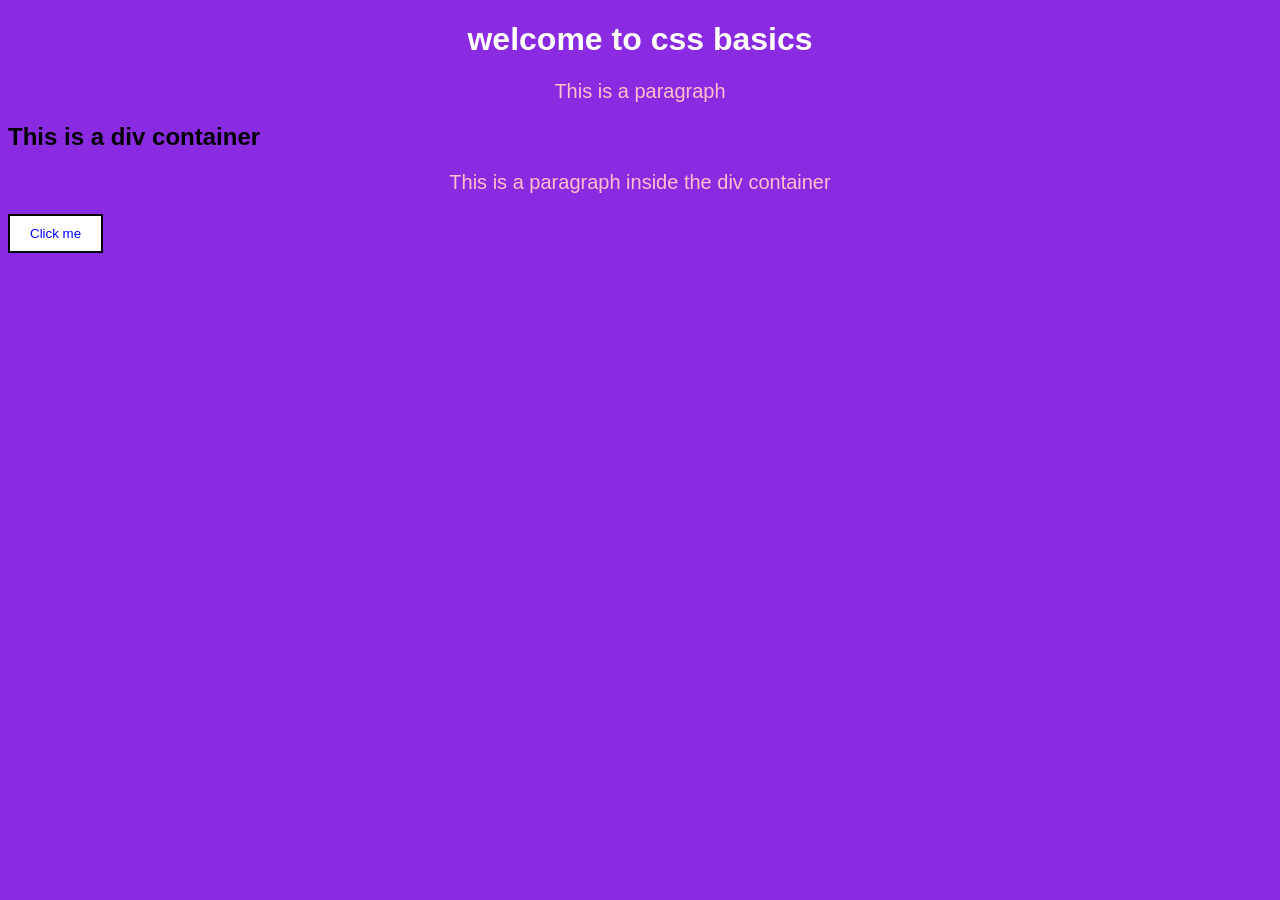
<file: week3/Day3/index.html>
<!DOCTYPE html>
<html lang="en">
<head>
    <meta charset="UTF-8">
    <meta http-equiv="X-UA-Compatible" content="IE=edge">
    <title> css basics</title>
    <link rel="stylesheet" href="style.css">
</head>
<body>
    <h1> welcome to css basics </h1>
    <p> This is a paragraph </p>
    <div class="container">
        <h2> This is a div container </h2>
        <p> This is a paragraph inside the div container </p>
    </div>
    <button> Click me </button>
</body>
</html>
</file>
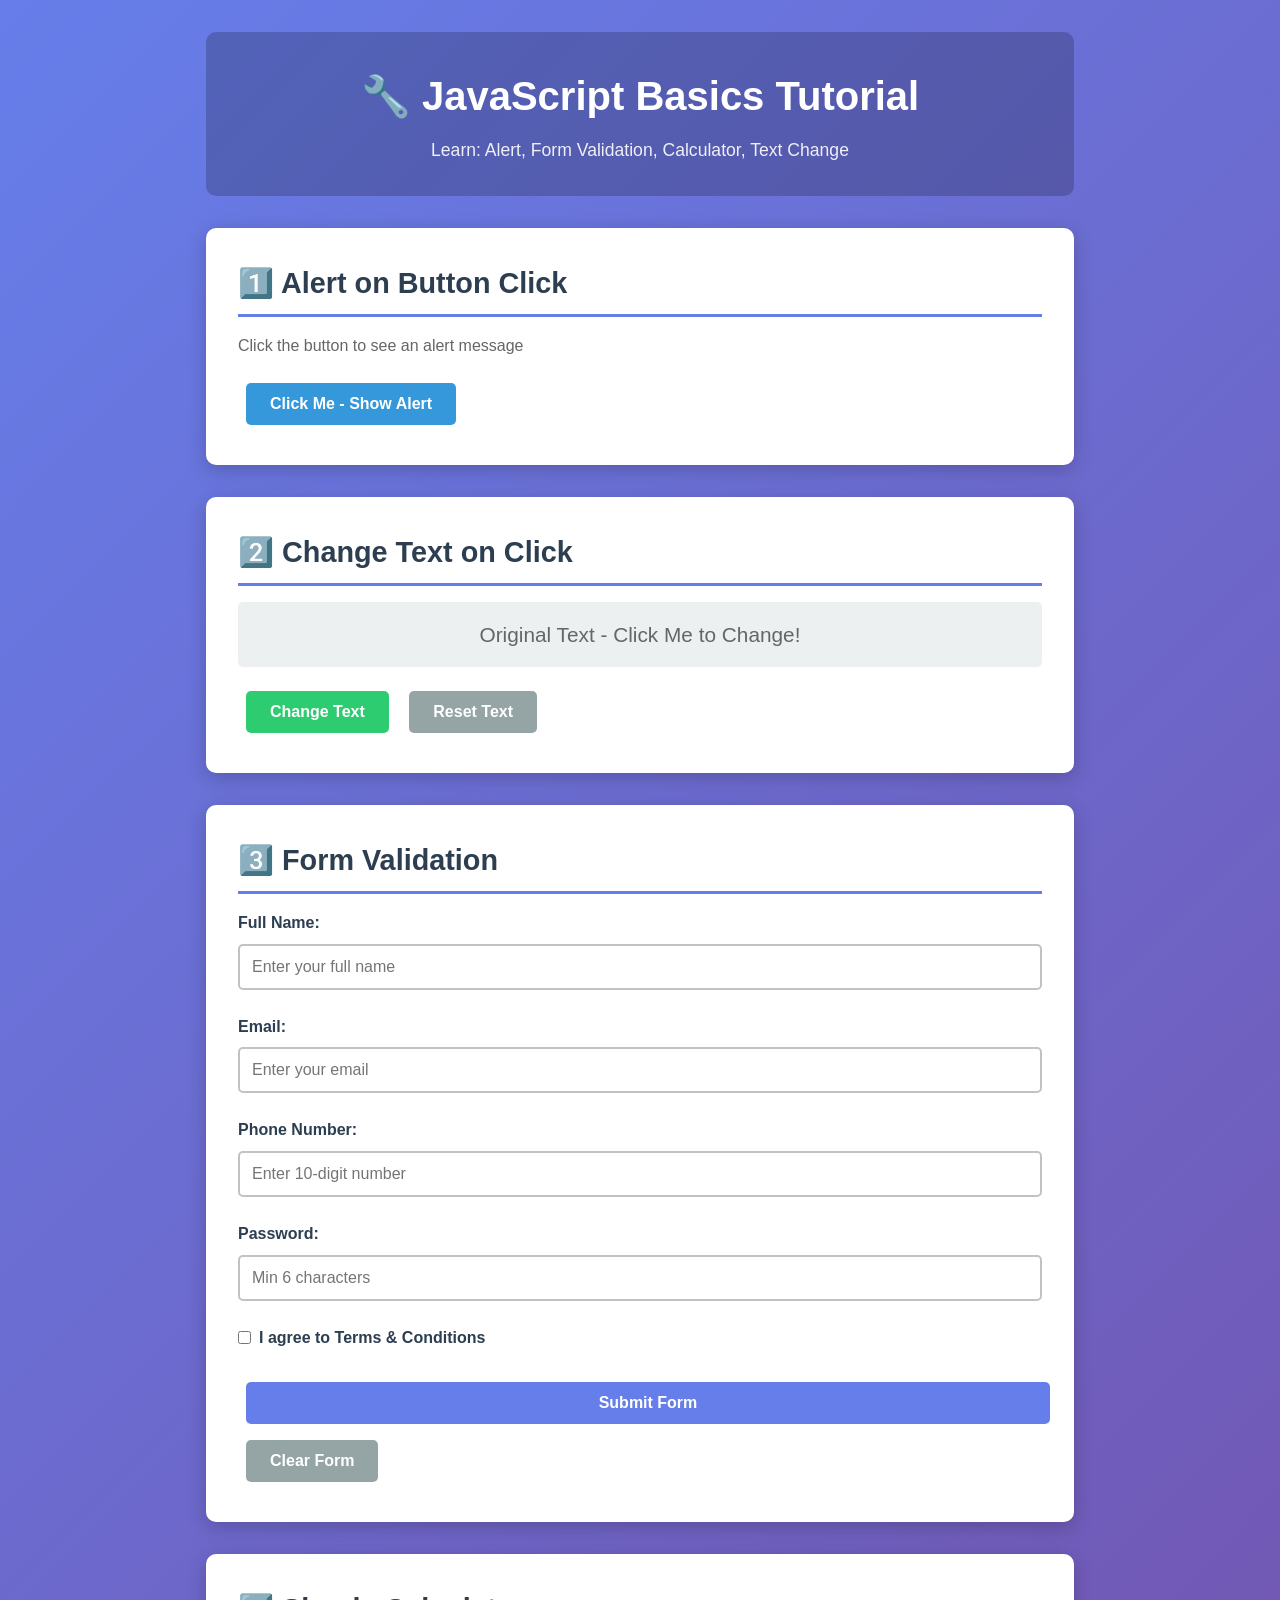
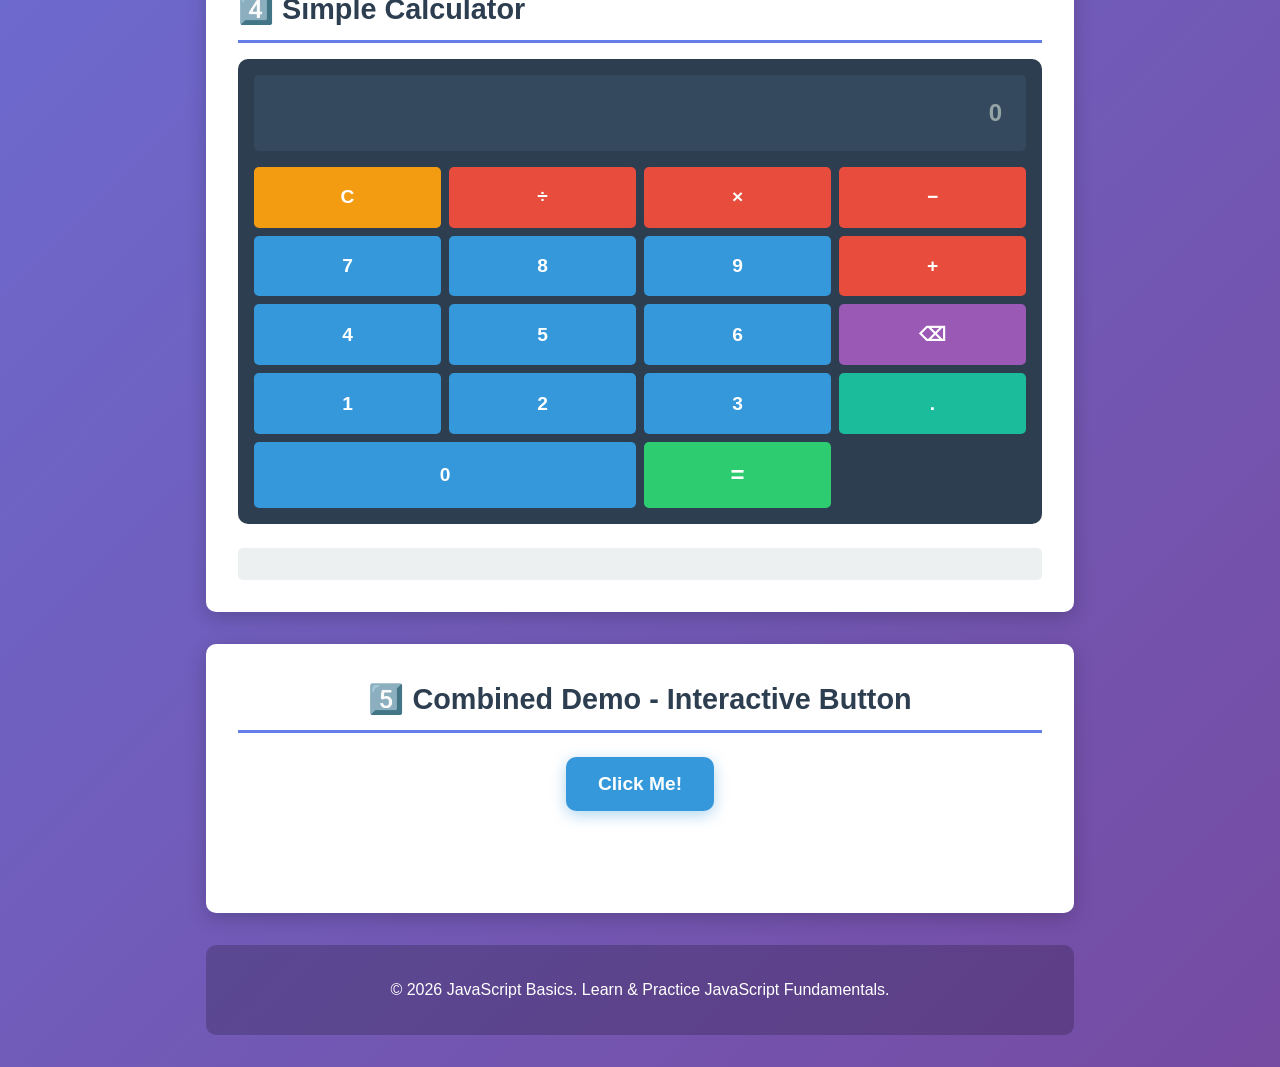
<file: week3/Day6/index.html>
<!DOCTYPE html>
<html lang="en">
<head>
    <meta charset="UTF-8">
    <meta name="viewport" content="width=device-width, initial-scale=1.0">
    <title>JavaScript Basics - Alert, Form Validation, Calculator, Text Change</title>
    <link rel="stylesheet" href="style.css">
</head>
<body>
    <div class="container">
        <!-- Header -->
        <header class="header">
            <h1>🔧 JavaScript Basics Tutorial</h1>
            <p>Learn: Alert, Form Validation, Calculator, Text Change</p>
        </header>

        <!-- Section 1: Alert on Button Click -->
        <section class="section alert-section">
            <h2>1️⃣ Alert on Button Click</h2>
            <p>Click the button to see an alert message</p>
            <button class="btn btn-alert" onclick="showAlert()">Click Me - Show Alert</button>
        </section>

        <!-- Section 2: Change Text on Click -->
        <section class="section text-change-section">
            <h2>2️⃣ Change Text on Click</h2>
            <p id="changeText">Original Text - Click Me to Change!</p>
            <button class="btn btn-change" onclick="changeText()">Change Text</button>
            <button class="btn btn-reset" onclick="resetText()">Reset Text</button>
        </section>

        <!-- Section 3: Form Validation -->
        <section class="section form-section">
            <h2>3️⃣ Form Validation</h2>
            <form id="validationForm" onsubmit="validateForm(event)">
                <div class="form-group">
                    <label for="fullname">Full Name:</label>
                    <input type="text" id="fullname" name="fullname" placeholder="Enter your full name" required>
                    <span class="error-msg" id="nameError"></span>
                </div>

                <div class="form-group">
                    <label for="email">Email:</label>
                    <input type="email" id="email" name="email" placeholder="Enter your email" required>
                    <span class="error-msg" id="emailError"></span>
                </div>

                <div class="form-group">
                    <label for="phone">Phone Number:</label>
                    <input type="text" id="phone" name="phone" placeholder="Enter 10-digit number" required>
                    <span class="error-msg" id="phoneError"></span>
                </div>

                <div class="form-group">
                    <label for="password">Password:</label>
                    <input type="password" id="password" name="password" placeholder="Min 6 characters" required>
                    <span class="error-msg" id="passwordError"></span>
                </div>

                <div class="form-group checkbox">
                    <input type="checkbox" id="terms" name="terms" required>
                    <label for="terms">I agree to Terms & Conditions</label>
                    <span class="error-msg" id="termsError"></span>
                </div>

                <button type="submit" class="btn btn-submit">Submit Form</button>
                <button type="reset" class="btn btn-reset">Clear Form</button>
            </form>
            <div id="formSuccess" class="success-msg"></div>
        </section>

        <!-- Section 4: Simple Calculator -->
        <section class="section calculator-section">
            <h2>4️⃣ Simple Calculator</h2>
            <div class="calculator">
                <div class="display">
                    <input type="text" id="calculatorDisplay" readonly placeholder="0">
                </div>
                <div class="calculator-grid">
                    <button class="calc-btn calc-clear" onclick="clearCalculator()">C</button>
                    <button class="calc-btn calc-operator" onclick="appendOperator('/')">÷</button>
                    <button class="calc-btn calc-operator" onclick="appendOperator('*')">×</button>
                    <button class="calc-btn calc-operator" onclick="appendOperator('-')">−</button>

                    <button class="calc-btn calc-number" onclick="appendNumber('7')">7</button>
                    <button class="calc-btn calc-number" onclick="appendNumber('8')">8</button>
                    <button class="calc-btn calc-number" onclick="appendNumber('9')">9</button>
                    <button class="calc-btn calc-operator" onclick="appendOperator('+')">+</button>

                    <button class="calc-btn calc-number" onclick="appendNumber('4')">4</button>
                    <button class="calc-btn calc-number" onclick="appendNumber('5')">5</button>
                    <button class="calc-btn calc-number" onclick="appendNumber('6')">6</button>
                    <button class="calc-btn calc-delete" onclick="deleteLastChar()">⌫</button>

                    <button class="calc-btn calc-number" onclick="appendNumber('1')">1</button>
                    <button class="calc-btn calc-number" onclick="appendNumber('2')">2</button>
                    <button class="calc-btn calc-number" onclick="appendNumber('3')">3</button>
                    <button class="calc-btn calc-decimal" onclick="appendDecimal('.')">.</button>

                    <button class="calc-btn calc-number" style="grid-column: 1/3;" onclick="appendNumber('0')">0</button>
                    <button class="calc-btn calc-equals" onclick="calculateResult()">=</button>
                </div>
            </div>
            <div id="calcResult" class="calc-history"></div>
        </section>

        <!-- Section 5: Combined Demo -->
        <section class="section demo-section">
            <h2>5️⃣ Combined Demo - Interactive Button</h2>
            <button class="btn btn-demo" onclick="interactiveDemo()">
                <span id="demoText">Click Me!</span>
            </button>
            <p id="demoMessage"></p>
        </section>

        <!-- Footer -->
        <footer class="footer">
            <p>&copy; 2026 JavaScript Basics. Learn & Practice JavaScript Fundamentals.</p>
        </footer>
    </div>

    <script src="script.js"></script>
</body>
</html>
</file>
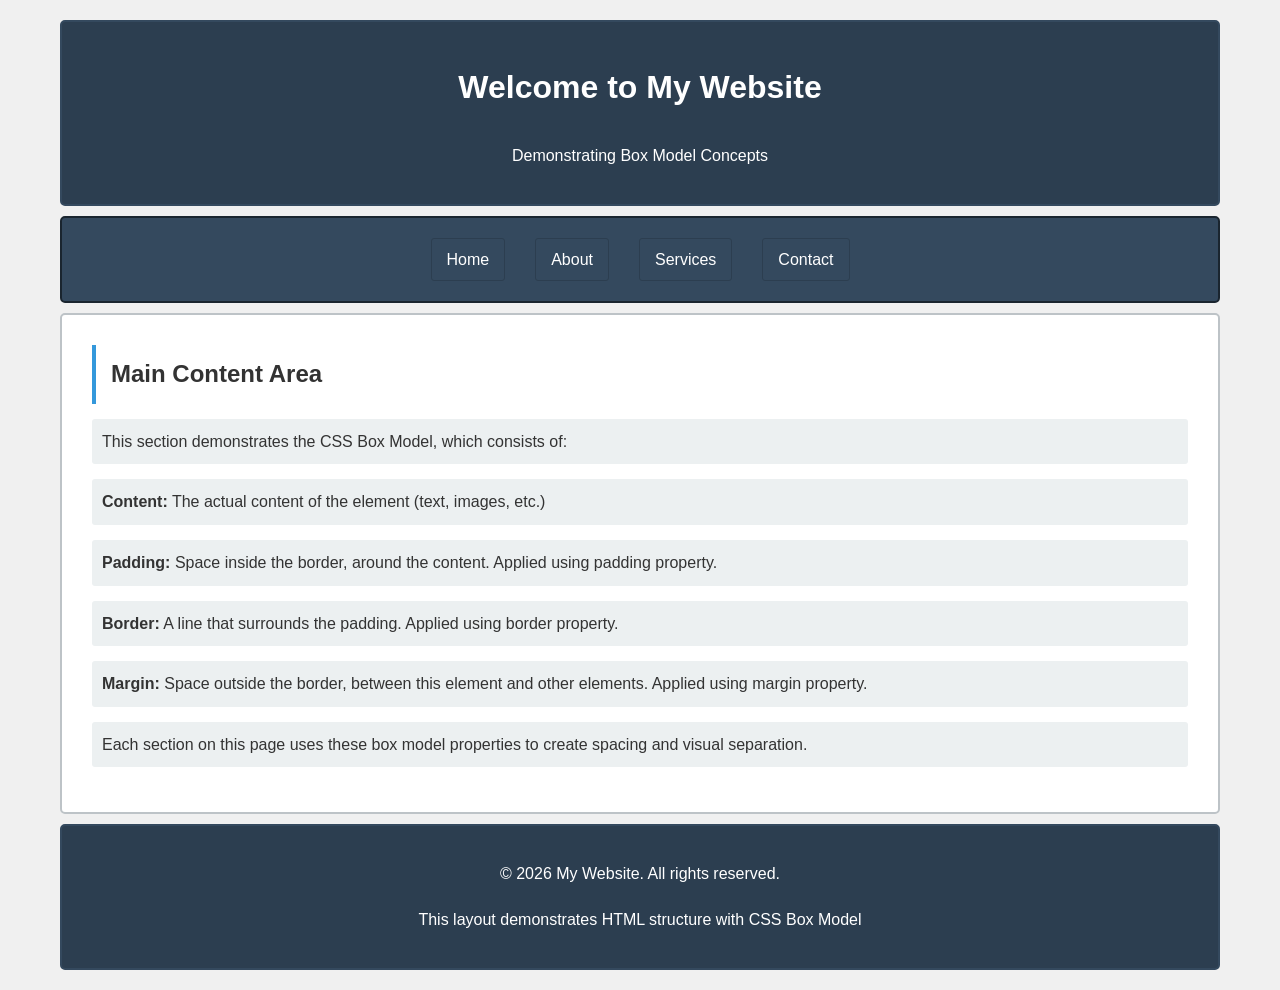
<file: week3/Day4/layout.html>
<!DOCTYPE html>
<html lang="en">
<head>
    <meta charset="UTF-8">
    <meta name="viewport" content="width=device-width, initial-scale=1.0">
    <title>Box Model Layout</title>
    <style>
        * {
            margin: 0;
            padding: 0;
            box-sizing: border-box;
        }

        body {
            font-family: Arial, sans-serif;
            background-color: #f0f0f0;
            line-height: 1.6;
        }

        /* Header Styling */
        #header {
            background-color: #2c3e50;
            color: white;
            padding: 20px;
            margin: 10px;
            border: 2px solid #34495e;
            border-radius: 5px;
            text-align: center;
        }

        #header h1 {
            margin: 10px;
            padding: 10px;
        }

        /* Navbar Styling */
        #navbar {
            background-color: #34495e;
            color: white;
            padding: 15px;
            margin: 10px;
            border: 2px solid #1a252f;
            border-radius: 5px;
        }

        #navbar ul {
            list-style-type: none;
            display: flex;
            gap: 20px;
            justify-content: center;
        }

        #navbar a {
            color: white;
            text-decoration: none;
            padding: 8px 15px;
            margin: 5px;
            border: 1px solid #2c3e50;
            border-radius: 3px;
            display: inline-block;
            transition: 0.3s;
        }

        #navbar a:hover {
            background-color: #3498db;
            border-color: #3498db;
        }

        /* Content Styling */
        #content {
            background-color: white;
            color: #333;
            padding: 30px;
            margin: 10px;
            border: 2px solid #bdc3c7;
            border-radius: 5px;
            min-height: 400px;
        }

        #content h2 {
            margin-bottom: 15px;
            padding: 10px;
            border-left: 4px solid #3498db;
            padding-left: 15px;
        }

        #content p {
            margin: 15px 0;
            padding: 10px;
            background-color: #ecf0f1;
            border-radius: 3px;
        }

        /* Footer Styling */
        #footer {
            background-color: #2c3e50;
            color: white;
            padding: 20px;
            margin: 10px;
            border: 2px solid #34495e;
            border-radius: 5px;
            text-align: center;
        }

        #footer p {
            margin: 10px;
            padding: 5px;
        }

        /* Container for better layout */
        .container {
            max-width: 1200px;
            margin: 0 auto;
            padding: 10px;
        }
    </style>
</head>
<body>
    <div class="container">
        <!-- Header Section -->
        <div id="header">
            <h1>Welcome to My Website</h1>
            <p style="padding: 10px; margin: 5px;">Demonstrating Box Model Concepts</p>
        </div>

        <!-- Navbar Section -->
        <div id="navbar">
            <ul>
                <li><a href="#home">Home</a></li>
                <li><a href="#about">About</a></li>
                <li><a href="#services">Services</a></li>
                <li><a href="#contact">Contact</a></li>
            </ul>
        </div>

        <!-- Main Content Section -->
        <div id="content">
            <h2>Main Content Area</h2>
            <p>
                This section demonstrates the CSS Box Model, which consists of:
            </p>
            <p>
                <strong>Content:</strong> The actual content of the element (text, images, etc.)
            </p>
            <p>
                <strong>Padding:</strong> Space inside the border, around the content. Applied using padding property.
            </p>
            <p>
                <strong>Border:</strong> A line that surrounds the padding. Applied using border property.
            </p>
            <p>
                <strong>Margin:</strong> Space outside the border, between this element and other elements. Applied using margin property.
            </p>
            <p>
                Each section on this page uses these box model properties to create spacing and visual separation.
            </p>
        </div>

        <!-- Footer Section -->
        <div id="footer">
            <p>&copy; 2026 My Website. All rights reserved.</p>
            <p>This layout demonstrates HTML structure with CSS Box Model</p>
        </div>
    </div>
</body>
</html>
</file>
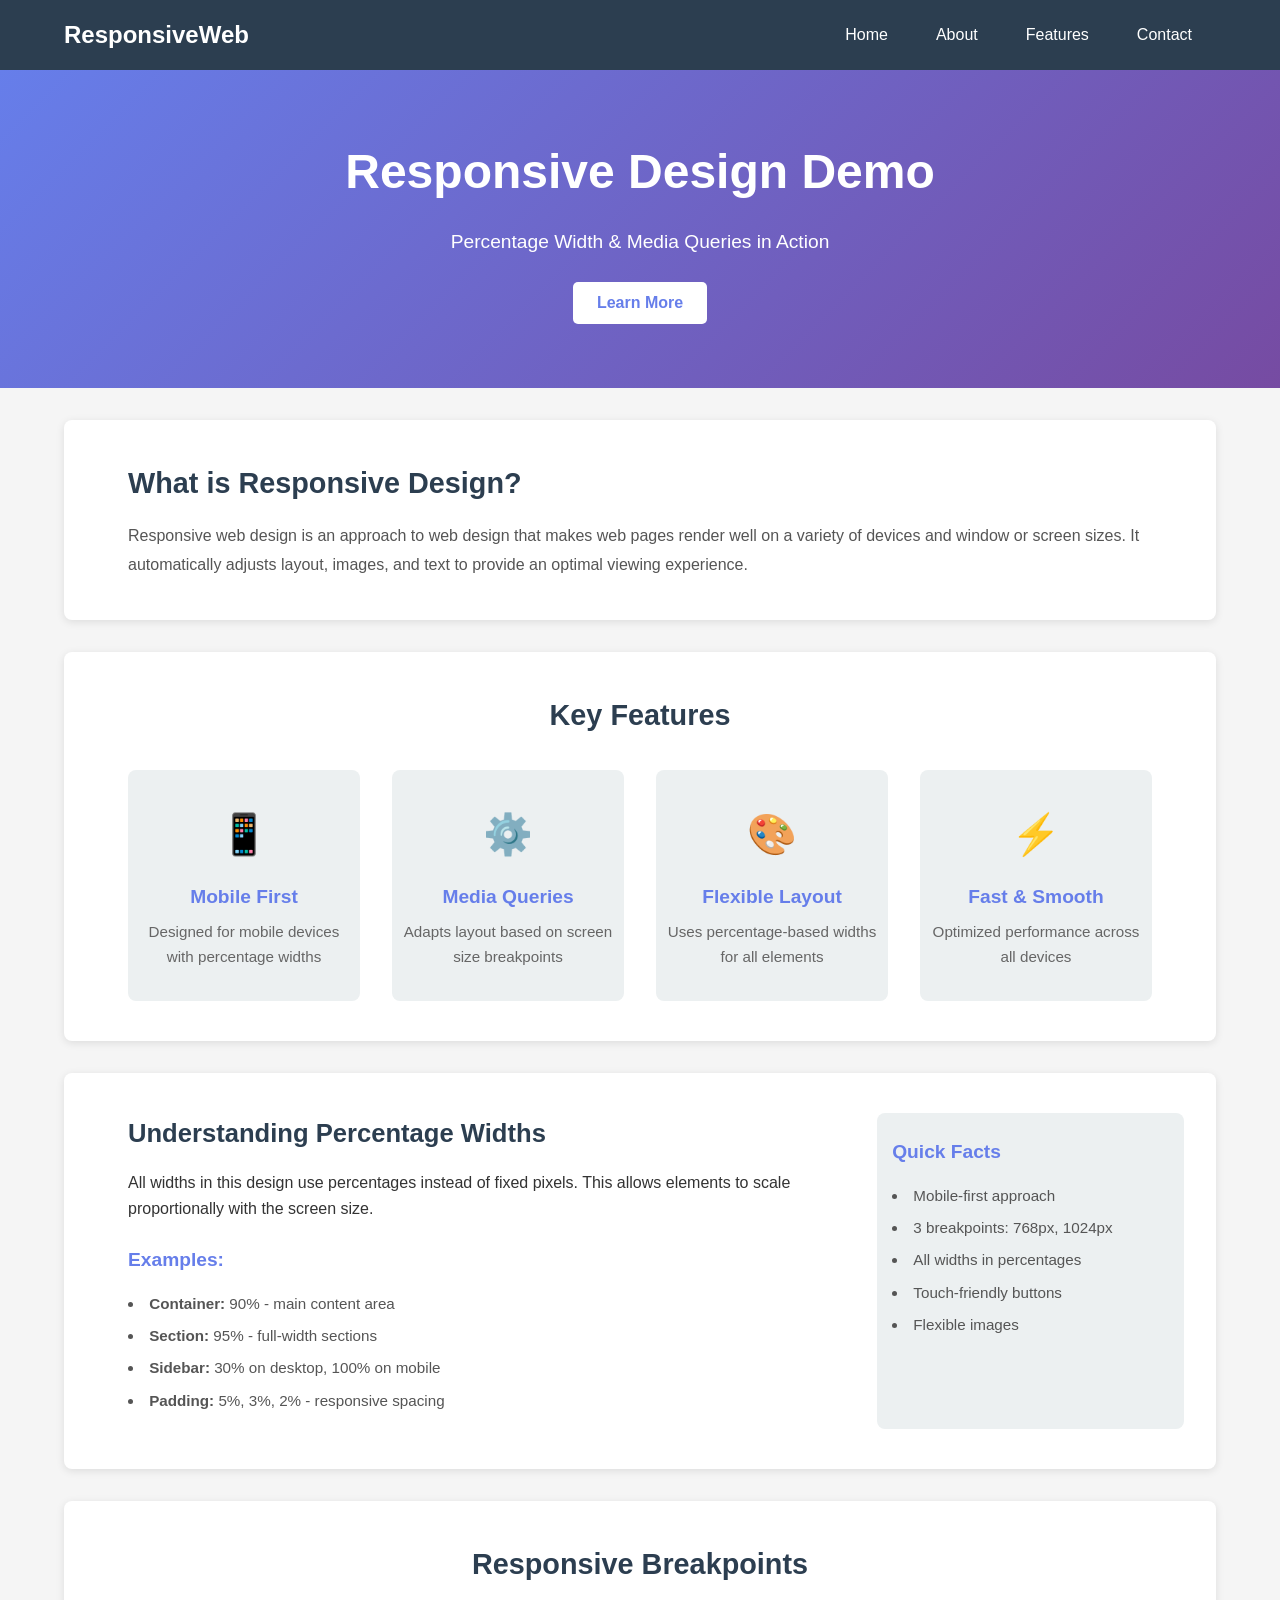
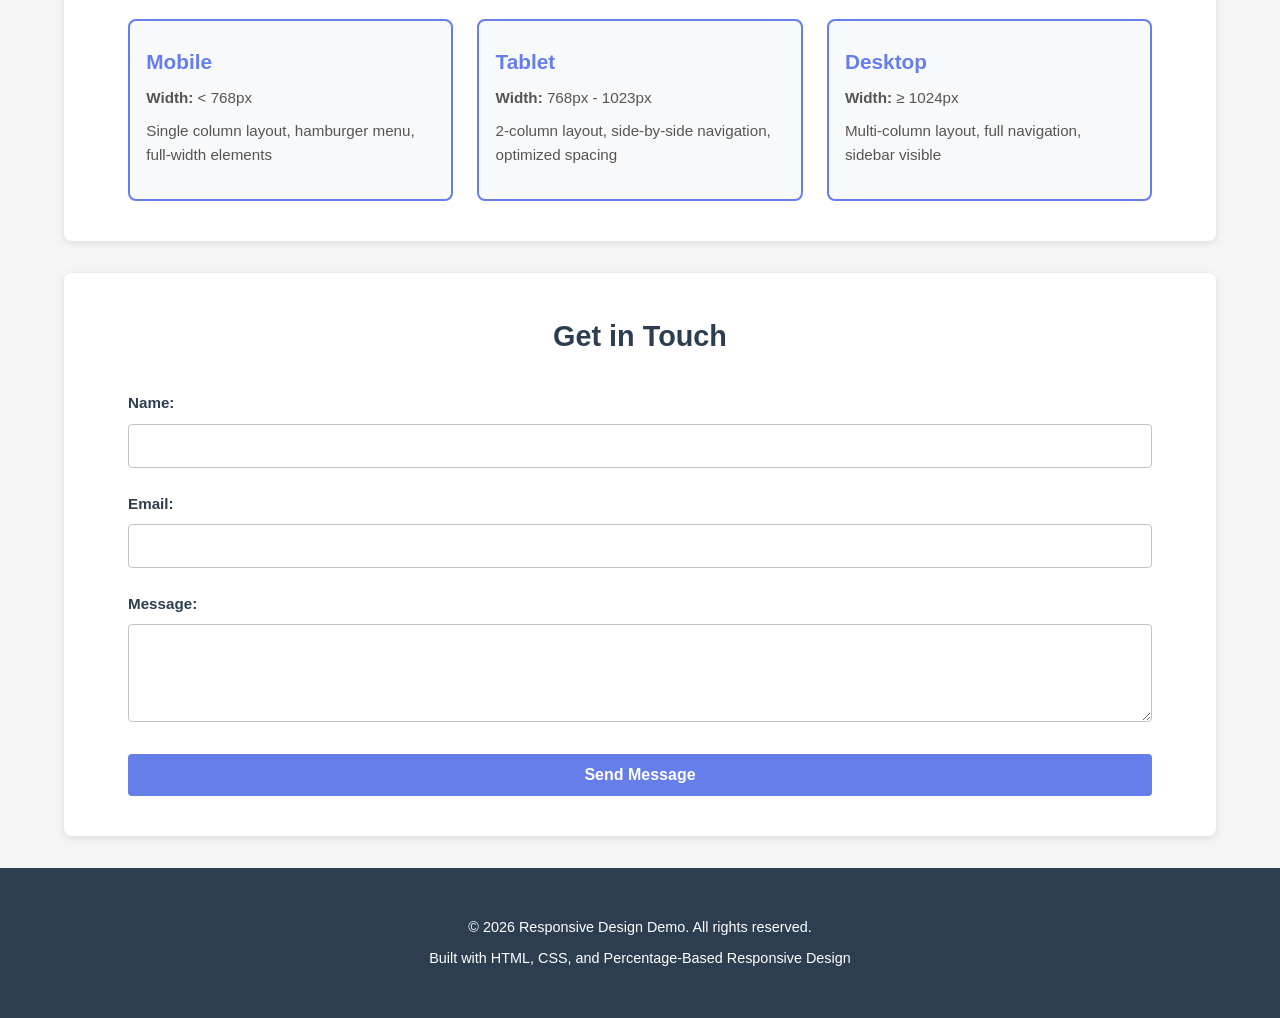
<file: week3/Day5/responsive.html>
<!DOCTYPE html>
<html lang="en">
<head>
    <meta charset="UTF-8">
    <meta name="viewport" content="width=device-width, initial-scale=1.0">
    <title>Responsive Design - Percentage Width & Media Queries</title>
    <link rel="stylesheet" href="style.css">
</head>
<body>
    <!-- Header/Navigation -->
    <header class="header">
        <nav class="navbar">
            <div class="nav-logo">ResponsiveWeb</div>
            <button class="hamburger">☰</button>
            <ul class="nav-menu">
                <li><a href="#home">Home</a></li>
                <li><a href="#about">About</a></li>
                <li><a href="#features">Features</a></li>
                <li><a href="#contact">Contact</a></li>
            </ul>
        </nav>
    </header>

    <!-- Hero Section -->
    <section id="home" class="hero">
        <div class="hero-content">
            <h1>Responsive Design Demo</h1>
            <p>Percentage Width & Media Queries in Action</p>
            <button class="cta-btn">Learn More</button>
        </div>
    </section>

    <!-- About Section -->
    <section id="about" class="about">
        <h2>What is Responsive Design?</h2>
        <div class="about-content">
            <p>Responsive web design is an approach to web design that makes web pages render well on a variety of devices and window or screen sizes. It automatically adjusts layout, images, and text to provide an optimal viewing experience.</p>
        </div>
    </section>

    <!-- Features Section with Grid -->
    <section id="features" class="features">
        <h2>Key Features</h2>
        <div class="features-grid">
            <div class="feature-card">
                <div class="feature-icon">📱</div>
                <h3>Mobile First</h3>
                <p>Designed for mobile devices with percentage widths</p>
            </div>
            <div class="feature-card">
                <div class="feature-icon">⚙️</div>
                <h3>Media Queries</h3>
                <p>Adapts layout based on screen size breakpoints</p>
            </div>
            <div class="feature-card">
                <div class="feature-icon">🎨</div>
                <h3>Flexible Layout</h3>
                <p>Uses percentage-based widths for all elements</p>
            </div>
            <div class="feature-card">
                <div class="feature-icon">⚡</div>
                <h3>Fast & Smooth</h3>
                <p>Optimized performance across all devices</p>
            </div>
        </div>
    </section>

    <!-- Content Section -->
    <section class="content-section">
        <div class="container">
            <div class="main-content">
                <h2>Understanding Percentage Widths</h2>
                <p>All widths in this design use percentages instead of fixed pixels. This allows elements to scale proportionally with the screen size.</p>
                <h3>Examples:</h3>
                <ul>
                    <li><strong>Container:</strong> 90% - main content area</li>
                    <li><strong>Section:</strong> 95% - full-width sections</li>
                    <li><strong>Sidebar:</strong> 30% on desktop, 100% on mobile</li>
                    <li><strong>Padding:</strong> 5%, 3%, 2% - responsive spacing</li>
                </ul>
            </div>
            <aside class="sidebar">
                <h3>Quick Facts</h3>
                <ul>
                    <li>Mobile-first approach</li>
                    <li>3 breakpoints: 768px, 1024px</li>
                    <li>All widths in percentages</li>
                    <li>Touch-friendly buttons</li>
                    <li>Flexible images</li>
                </ul>
            </aside>
        </div>
    </section>

    <!-- Breakpoints Info Section -->
    <section class="breakpoints">
        <h2>Responsive Breakpoints</h2>
        <div class="breakpoints-grid">
            <div class="breakpoint-card">
                <h3>Mobile</h3>
                <p><strong>Width:</strong> &lt; 768px</p>
                <p>Single column layout, hamburger menu, full-width elements</p>
            </div>
            <div class="breakpoint-card">
                <h3>Tablet</h3>
                <p><strong>Width:</strong> 768px - 1023px</p>
                <p>2-column layout, side-by-side navigation, optimized spacing</p>
            </div>
            <div class="breakpoint-card">
                <h3>Desktop</h3>
                <p><strong>Width:</strong> ≥ 1024px</p>
                <p>Multi-column layout, full navigation, sidebar visible</p>
            </div>
        </div>
    </section>

    <!-- Contact Section -->
    <section id="contact" class="contact">
        <h2>Get in Touch</h2>
        <form class="contact-form">
            <div class="form-group">
                <label for="name">Name:</label>
                <input type="text" id="name" name="name" required>
            </div>
            <div class="form-group">
                <label for="email">Email:</label>
                <input type="email" id="email" name="email" required>
            </div>
            <div class="form-group">
                <label for="message">Message:</label>
                <textarea id="message" name="message" rows="4" required></textarea>
            </div>
            <button type="submit" class="submit-btn">Send Message</button>
        </form>
    </section>

    <!-- Footer -->
    <footer class="footer">
        <p>&copy; 2026 Responsive Design Demo. All rights reserved.</p>
        <p>Built with HTML, CSS, and Percentage-Based Responsive Design</p>
    </footer>

    <script src="script.js"></script>
</body>
</html>
</file>
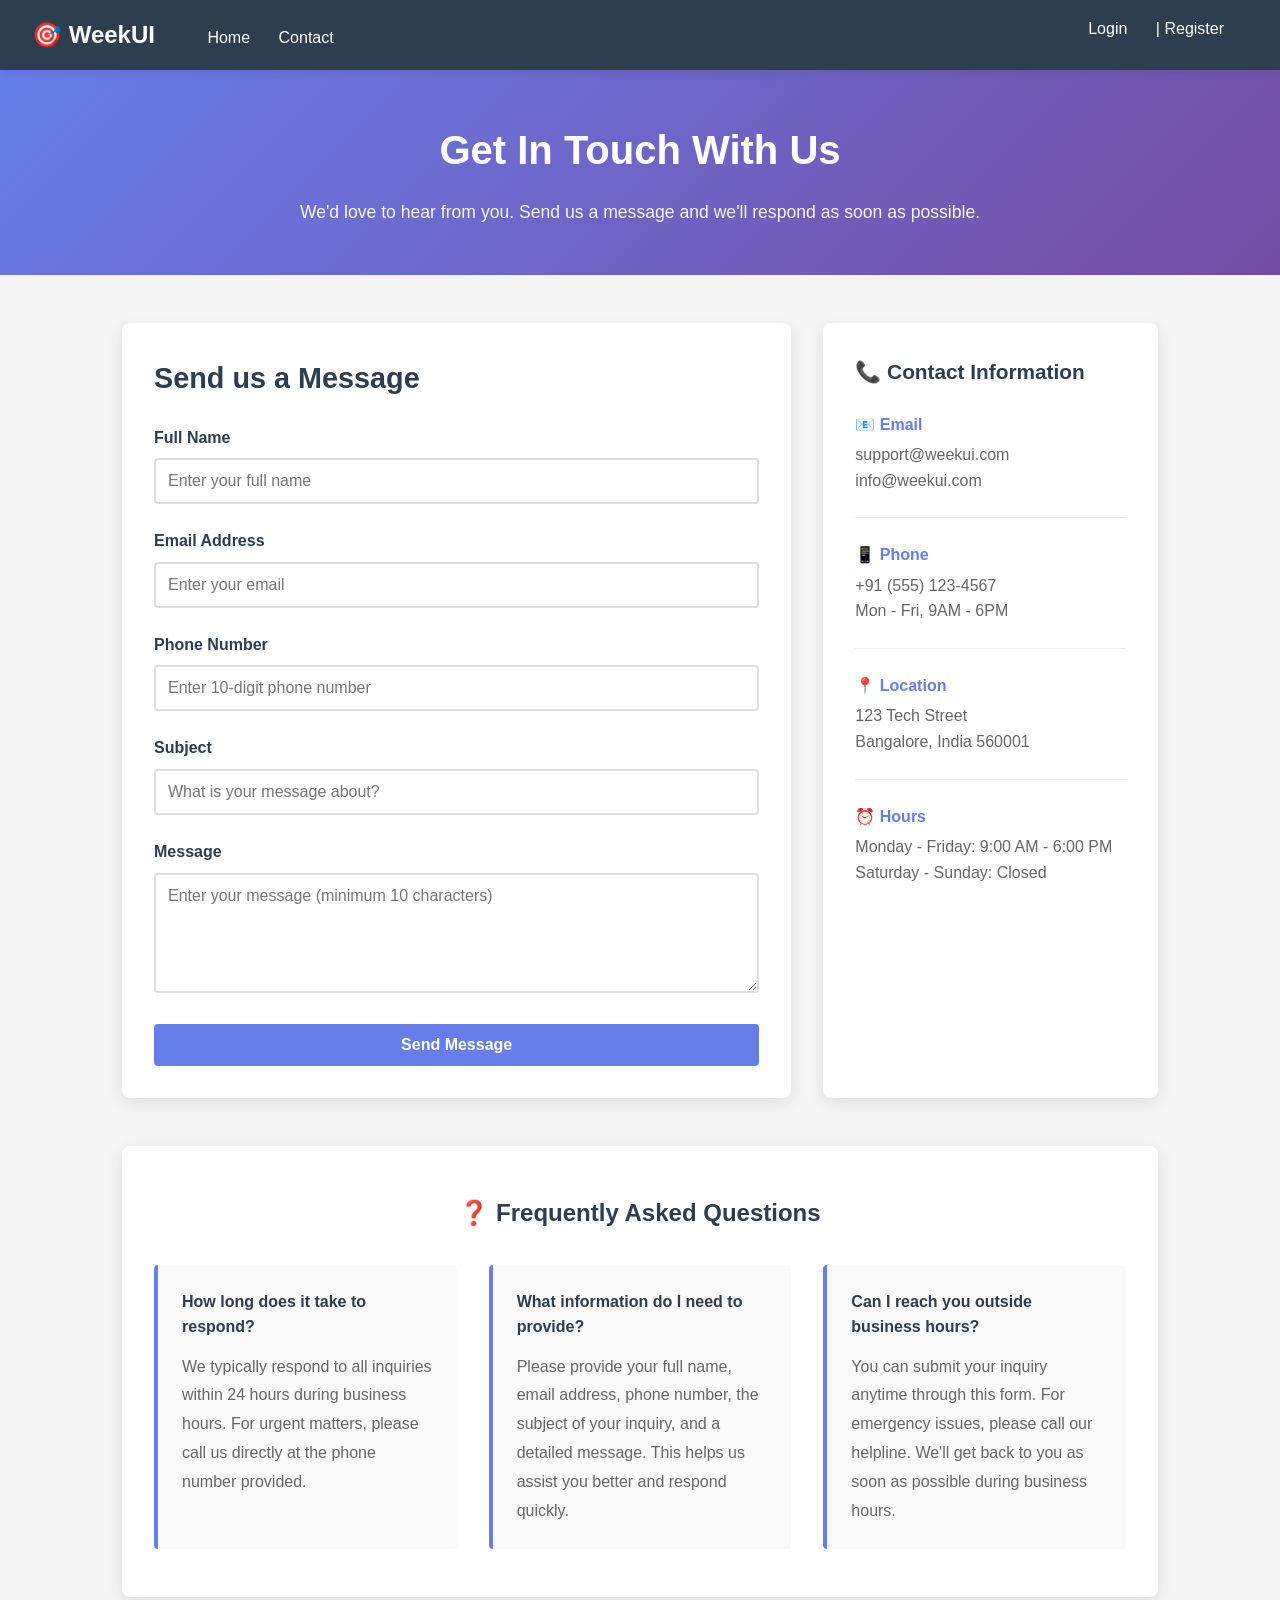
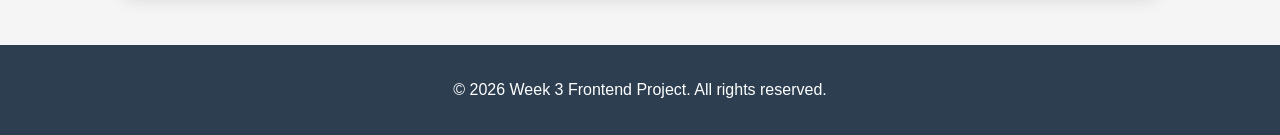
<file: week3/Day7/templates/contact.html>
<!DOCTYPE html>
<html lang="en">
<head>
    <meta charset="UTF-8">
    <meta name="viewport" content="width=device-width, initial-scale=1.0">
    <title>Contact Us - Week 3 Frontend Project</title>
    <style>
        * {
            margin: 0;
            padding: 0;
            box-sizing: border-box;
        }

        body {
            font-family: 'Segoe UI', Tahoma, Geneva, Verdana, sans-serif;
            line-height: 1.6;
            color: #333;
            background-color: #f5f5f5;
        }

        /* Navigation */
        nav {
            background-color: #2c3e50;
            color: white;
            padding: 1rem 2rem;
            position: sticky;
            top: 0;
            z-index: 1000;
            box-shadow: 0 2px 10px rgba(0, 0, 0, 0.1);
        }

        nav h1 {
            display: inline-block;
            font-size: 1.5rem;
            margin-right: 3rem;
        }

        nav a {
            color: white;
            text-decoration: none;
            margin-right: 1.5rem;
            transition: 0.3s;
            display: inline-block;
        }

        nav a:hover {
            color: #667eea;
        }

        .nav-right {
            float: right;
        }

        /* Hero Section */
        .hero {
            background: linear-gradient(135deg, #667eea 0%, #764ba2 100%);
            color: white;
            padding: 3rem 2rem;
            text-align: center;
            margin-bottom: 3rem;
        }

        .hero h1 {
            font-size: 2.5rem;
            margin-bottom: 1rem;
        }

        .hero p {
            font-size: 1.1rem;
            opacity: 0.95;
        }

        /* Container */
        .container {
            max-width: 1100px;
            margin: 0 auto;
            padding: 0 2rem;
        }

        .content-wrapper {
            display: grid;
            grid-template-columns: 2fr 1fr;
            gap: 2rem;
            margin-bottom: 3rem;
        }

        .form-card {
            background: white;
            padding: 2rem;
            border-radius: 8px;
            box-shadow: 0 4px 15px rgba(0, 0, 0, 0.1);
        }

        .form-card h2 {
            color: #2c3e50;
            margin-bottom: 1.5rem;
            font-size: 1.8rem;
        }

        .form-group {
            margin-bottom: 1.5rem;
        }

        label {
            display: block;
            font-weight: 600;
            margin-bottom: 0.5rem;
            color: #2c3e50;
        }

        input,
        textarea {
            width: 100%;
            padding: 0.75rem;
            border: 2px solid #ddd;
            border-radius: 4px;
            font-size: 1rem;
            transition: 0.3s;
            font-family: inherit;
        }

        input:focus,
        textarea:focus {
            outline: none;
            border-color: #667eea;
            box-shadow: 0 0 10px rgba(102, 126, 234, 0.2);
        }

        textarea {
            resize: vertical;
            min-height: 120px;
        }

        .error-msg {
            color: #e74c3c;
            font-size: 0.85rem;
            margin-top: 0.3rem;
            display: none;
        }

        .error-msg.show {
            display: block;
        }

        .btn {
            width: 100%;
            padding: 0.75rem;
            background-color: #667eea;
            color: white;
            border: none;
            border-radius: 4px;
            cursor: pointer;
            font-size: 1rem;
            font-weight: bold;
            transition: 0.3s;
        }

        .btn:hover {
            background-color: #764ba2;
            transform: translateY(-2px);
        }

        .success-msg {
            background-color: #d5f4e6;
            color: #27ae60;
            padding: 1rem;
            border-radius: 4px;
            margin-bottom: 1.5rem;
            display: none;
            text-align: center;
        }

        .success-msg.show {
            display: block;
        }

        /* Sidebar */
        .contact-info {
            background: white;
            padding: 2rem;
            border-radius: 8px;
            box-shadow: 0 4px 15px rgba(0, 0, 0, 0.1);
        }

        .contact-info h3 {
            color: #2c3e50;
            margin-bottom: 1.5rem;
            font-size: 1.3rem;
        }

        .info-item {
            margin-bottom: 1.5rem;
            padding-bottom: 1.5rem;
            border-bottom: 1px solid #eee;
        }

        .info-item:last-child {
            border-bottom: none;
        }

        .info-item h4 {
            color: #667eea;
            margin-bottom: 0.3rem;
        }

        .info-item p {
            color: #666;
        }

        /* FAQ Section */
        .faq-section {
            background: white;
            padding: 3rem 2rem;
            margin-bottom: 3rem;
            border-radius: 8px;
            box-shadow: 0 4px 15px rgba(0, 0, 0, 0.1);
        }

        .faq-section h2 {
            color: #2c3e50;
            margin-bottom: 2rem;
            text-align: center;
        }

        .faq-grid {
            display: grid;
            grid-template-columns: repeat(auto-fit, minmax(300px, 1fr));
            gap: 2rem;
        }

        .faq-item {
            background: #f9f9f9;
            padding: 1.5rem;
            border-radius: 4px;
            border-left: 4px solid #667eea;
        }

        .faq-item h4 {
            color: #2c3e50;
            margin-bottom: 0.8rem;
        }

        .faq-item p {
            color: #666;
            line-height: 1.8;
        }

        /* Responsive */
        @media (max-width: 768px) {
            .content-wrapper {
                grid-template-columns: 1fr;
            }

            .hero h1 {
                font-size: 1.8rem;
            }

            .faq-grid {
                grid-template-columns: 1fr;
            }

            nav h1 {
                display: block;
                margin-bottom: 1rem;
            }

            .nav-right {
                float: none;
            }
        }

        /* Footer */
        footer {
            background-color: #2c3e50;
            color: white;
            text-align: center;
            padding: 2rem;
            margin-top: 3rem;
        }
    </style>
</head>
<body>
    <!-- Navigation -->
    <nav>
        <h1>🎯 WeekUI</h1>
        <a href="/">Home</a>
        <a href="/contact">Contact</a>
        <div class="nav-right">
            <a href="/login">Login</a> |
            <a href="/register">Register</a>
        </div>
    </nav>

    <!-- Hero Section -->
    <div class="hero">
        <h1>Get In Touch With Us</h1>
        <p>We'd love to hear from you. Send us a message and we'll respond as soon as possible.</p>
    </div>

    <!-- Main Content -->
    <div class="container">
        <div class="content-wrapper">
            <!-- Contact Form -->
            <div class="form-card">
                <h2>Send us a Message</h2>
                <div class="success-msg" id="successMsg"></div>

                <form id="contactForm">
                    <div class="form-group">
                        <label for="full_name">Full Name</label>
                        <input type="text" id="full_name" name="full_name" placeholder="Enter your full name" required>
                        <div class="error-msg" id="full_name_error"></div>
                    </div>

                    <div class="form-group">
                        <label for="email">Email Address</label>
                        <input type="email" id="email" name="email" placeholder="Enter your email" required>
                        <div class="error-msg" id="email_error"></div>
                    </div>

                    <div class="form-group">
                        <label for="phone">Phone Number</label>
                        <input type="tel" id="phone" name="phone" placeholder="Enter 10-digit phone number" required>
                        <div class="error-msg" id="phone_error"></div>
                    </div>

                    <div class="form-group">
                        <label for="subject">Subject</label>
                        <input type="text" id="subject" name="subject" placeholder="What is your message about?" required>
                        <div class="error-msg" id="subject_error"></div>
                    </div>

                    <div class="form-group">
                        <label for="message">Message</label>
                        <textarea id="message" name="message" placeholder="Enter your message (minimum 10 characters)" required></textarea>
                        <div class="error-msg" id="message_error"></div>
                    </div>

                    <button type="submit" class="btn">Send Message</button>
                </form>
            </div>

            <!-- Contact Information -->
            <div class="contact-info">
                <h3>📞 Contact Information</h3>
                
                <div class="info-item">
                    <h4>📧 Email</h4>
                    <p>support@weekui.com</p>
                    <p>info@weekui.com</p>
                </div>

                <div class="info-item">
                    <h4>📱 Phone</h4>
                    <p>+91 (555) 123-4567</p>
                    <p>Mon - Fri, 9AM - 6PM</p>
                </div>

                <div class="info-item">
                    <h4>📍 Location</h4>
                    <p>123 Tech Street</p>
                    <p>Bangalore, India 560001</p>
                </div>

                <div class="info-item">
                    <h4>⏰ Hours</h4>
                    <p>Monday - Friday: 9:00 AM - 6:00 PM</p>
                    <p>Saturday - Sunday: Closed</p>
                </div>
            </div>
        </div>

        <!-- FAQ Section -->
        <div class="faq-section">
            <h2>❓ Frequently Asked Questions</h2>
            <div class="faq-grid">
                <div class="faq-item">
                    <h4>How long does it take to respond?</h4>
                    <p>We typically respond to all inquiries within 24 hours during business hours. For urgent matters, please call us directly at the phone number provided.</p>
                </div>

                <div class="faq-item">
                    <h4>What information do I need to provide?</h4>
                    <p>Please provide your full name, email address, phone number, the subject of your inquiry, and a detailed message. This helps us assist you better and respond quickly.</p>
                </div>

                <div class="faq-item">
                    <h4>Can I reach you outside business hours?</h4>
                    <p>You can submit your inquiry anytime through this form. For emergency issues, please call our helpline. We'll get back to you as soon as possible during business hours.</p>
                </div>
            </div>
        </div>
    </div>

    <!-- Footer -->
    <footer>
        <p>&copy; 2026 Week 3 Frontend Project. All rights reserved.</p>
    </footer>

    <script>
        const contactForm = document.getElementById('contactForm');
        contactForm.addEventListener('submit', async function(e) {
            e.preventDefault();
            
            // Clear previous messages
            document.querySelectorAll('.error-msg').forEach(el => {
                el.textContent = '';
                el.classList.remove('show');
            });

            const formData = {
                full_name: document.getElementById('full_name').value,
                email: document.getElementById('email').value,
                phone: document.getElementById('phone').value,
                subject: document.getElementById('subject').value,
                message: document.getElementById('message').value
            };

            try {
                const response = await fetch('/contact', {
                    method: 'POST',
                    headers: {
                        'Content-Type': 'application/json',
                    },
                    body: JSON.stringify(formData)
                });

                const data = await response.json();

                if (data.success) {
                    document.getElementById('successMsg').textContent = '✓ ' + data.message;
                    document.getElementById('successMsg').classList.add('show');
                    contactForm.reset();
                    
                    setTimeout(() => {
                        document.getElementById('successMsg').classList.remove('show');
                    }, 5000);
                } else if (data.errors) {
                    for (const [field, error] of Object.entries(data.errors)) {
                        const errorElement = document.getElementById(field + '_error');
                        if (errorElement) {
                            errorElement.textContent = '✗ ' + error;
                            errorElement.classList.add('show');
                        }
                    }
                }
            } catch (error) {
                console.error('Error:', error);
                alert('An error occurred. Please try again.');
            }
        });
    </script>
</body>
</html>
</file>
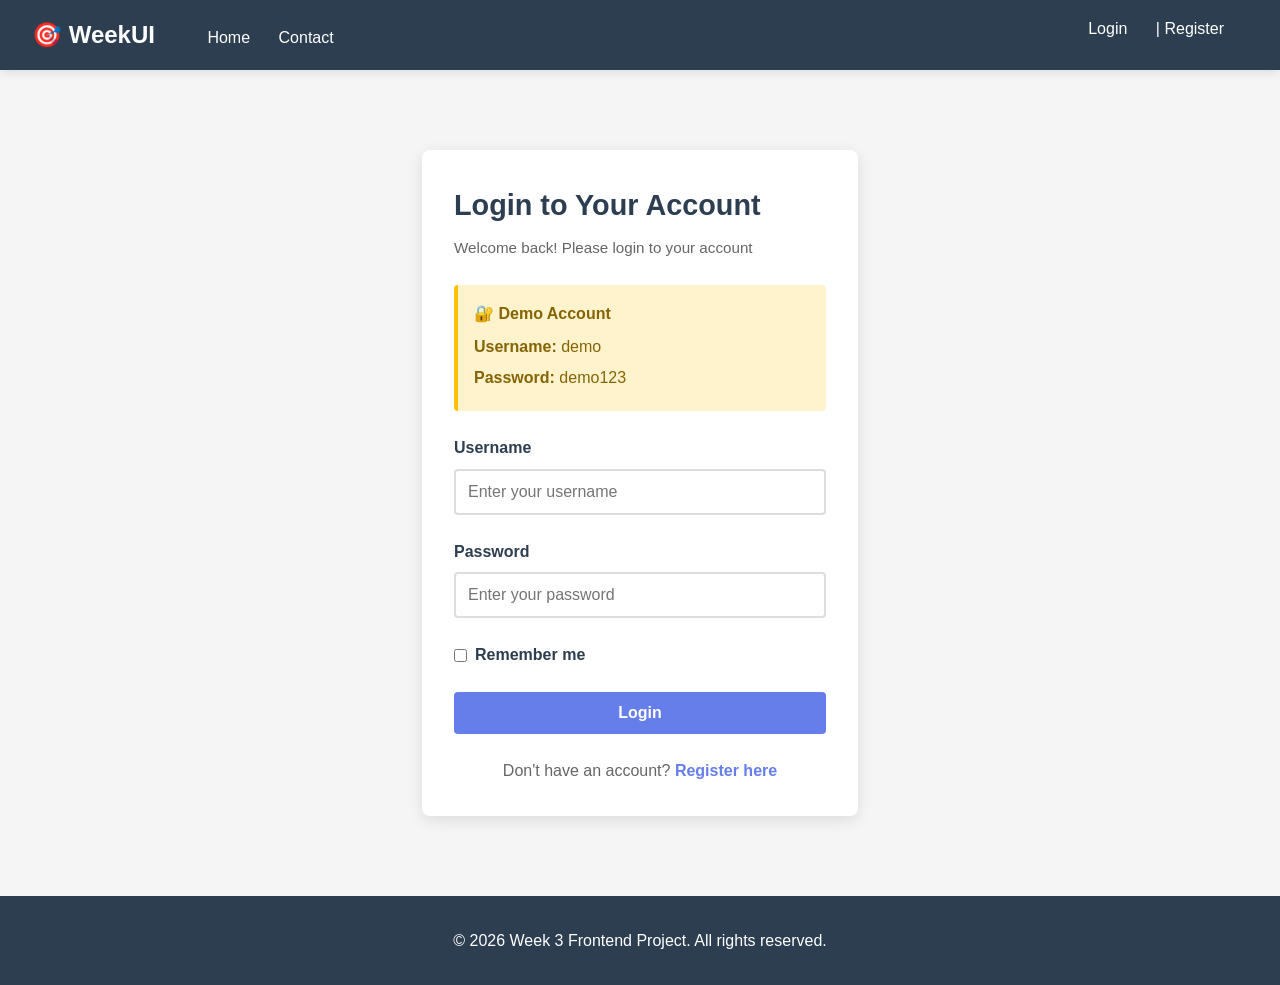
<file: week3/Day7/templates/login.html>
<!DOCTYPE html>
<html lang="en">
<head>
    <meta charset="UTF-8">
    <meta name="viewport" content="width=device-width, initial-scale=1.0">
    <title>Login - Week 3 Frontend Project</title>
    <style>
        * {
            margin: 0;
            padding: 0;
            box-sizing: border-box;
        }

        body {
            font-family: 'Segoe UI', Tahoma, Geneva, Verdana, sans-serif;
            line-height: 1.6;
            color: #333;
            background-color: #f5f5f5;
        }

        /* Navigation */
        nav {
            background-color: #2c3e50;
            color: white;
            padding: 1rem 2rem;
            position: sticky;
            top: 0;
            z-index: 1000;
            box-shadow: 0 2px 10px rgba(0, 0, 0, 0.1);
        }

        nav h1 {
            display: inline-block;
            font-size: 1.5rem;
            margin-right: 3rem;
        }

        nav a {
            color: white;
            text-decoration: none;
            margin-right: 1.5rem;
            transition: 0.3s;
            display: inline-block;
        }

        nav a:hover {
            color: #667eea;
        }

        .nav-right {
            float: right;
        }

        /* Container */
        .container {
            max-width: 500px;
            margin: 3rem auto;
            padding: 2rem;
        }

        .form-card {
            background: white;
            padding: 2rem;
            border-radius: 8px;
            box-shadow: 0 4px 15px rgba(0, 0, 0, 0.1);
        }

        .form-card h2 {
            color: #2c3e50;
            margin-bottom: 0.5rem;
            font-size: 1.8rem;
        }

        .form-subtitle {
            color: #666;
            margin-bottom: 1.5rem;
            font-size: 0.95rem;
        }

        .form-group {
            margin-bottom: 1.5rem;
        }

        label {
            display: block;
            font-weight: 600;
            margin-bottom: 0.5rem;
            color: #2c3e50;
        }

        input {
            width: 100%;
            padding: 0.75rem;
            border: 2px solid #ddd;
            border-radius: 4px;
            font-size: 1rem;
            transition: 0.3s;
            font-family: inherit;
        }

        input:focus {
            outline: none;
            border-color: #667eea;
            box-shadow: 0 0 10px rgba(102, 126, 234, 0.2);
        }

        .error-msg {
            color: #e74c3c;
            font-size: 0.85rem;
            margin-top: 0.3rem;
            display: none;
        }

        .error-msg.show {
            display: block;
        }

        .btn {
            width: 100%;
            padding: 0.75rem;
            background-color: #667eea;
            color: white;
            border: none;
            border-radius: 4px;
            cursor: pointer;
            font-size: 1rem;
            font-weight: bold;
            transition: 0.3s;
        }

        .btn:hover {
            background-color: #764ba2;
            transform: translateY(-2px);
        }

        .auth-footer {
            text-align: center;
            margin-top: 1.5rem;
            color: #666;
        }

        .auth-footer a {
            color: #667eea;
            text-decoration: none;
            font-weight: 600;
        }

        .auth-footer a:hover {
            color: #764ba2;
        }

        .success-msg {
            background-color: #d5f4e6;
            color: #27ae60;
            padding: 1rem;
            border-radius: 4px;
            margin-bottom: 1rem;
            display: none;
            text-align: center;
        }

        .success-msg.show {
            display: block;
        }

        .checkbox-group {
            display: flex;
            align-items: center;
            gap: 0.5rem;
        }

        .checkbox-group input {
            width: auto;
        }

        .demo-info {
            background-color: #fff3cd;
            padding: 1rem;
            border-radius: 4px;
            margin-bottom: 1.5rem;
            border-left: 4px solid #ffc107;
        }

        .demo-info h4 {
            color: #856404;
            margin-bottom: 0.5rem;
        }

        .demo-info p {
            color: #856404;
            margin: 0.3rem 0;
        }

        /* Footer */
        footer {
            background-color: #2c3e50;
            color: white;
            text-align: center;
            padding: 2rem;
            margin-top: 3rem;
        }
    </style>
</head>
<body>
    <!-- Navigation -->
    <nav>
        <h1>🎯 WeekUI</h1>
        <a href="/">Home</a>
        <a href="/contact">Contact</a>
        <div class="nav-right">
            <a href="/login">Login</a> |
            <a href="/register">Register</a>
        </div>
    </nav>

    <!-- Login Form -->
    <div class="container">
        <div class="form-card">
            <h2>Login to Your Account</h2>
            <p class="form-subtitle">Welcome back! Please login to your account</p>

            <div class="demo-info">
                <h4>🔐 Demo Account</h4>
                <p><strong>Username:</strong> demo</p>
                <p><strong>Password:</strong> demo123</p>
            </div>

            <div class="success-msg" id="successMsg"></div>

            <form id="loginForm">
                <div class="form-group">
                    <label for="username">Username</label>
                    <input type="text" id="username" name="username" placeholder="Enter your username" required>
                    <div class="error-msg" id="username_error"></div>
                </div>

                <div class="form-group">
                    <label for="password">Password</label>
                    <input type="password" id="password" name="password" placeholder="Enter your password" required>
                    <div class="error-msg" id="password_error"></div>
                </div>

                <div class="form-group checkbox-group">
                    <input type="checkbox" id="remember" name="remember">
                    <label for="remember" style="margin: 0;">Remember me</label>
                </div>

                <button type="submit" class="btn">Login</button>
            </form>

            <p class="auth-footer">
                Don't have an account? <a href="/register">Register here</a>
            </p>
        </div>
    </div>

    <!-- Footer -->
    <footer>
        <p>&copy; 2026 Week 3 Frontend Project. All rights reserved.</p>
    </footer>

    <script>
        const loginForm = document.getElementById('loginForm');
        loginForm.addEventListener('submit', async function(e) {
            e.preventDefault();
            
            // Clear previous messages
            document.querySelectorAll('.error-msg').forEach(el => {
                el.textContent = '';
                el.classList.remove('show');
            });

            const formData = {
                username: document.getElementById('username').value,
                password: document.getElementById('password').value
            };

            try {
                const response = await fetch('/login', {
                    method: 'POST',
                    headers: {
                        'Content-Type': 'application/json',
                    },
                    body: JSON.stringify(formData)
                });

                const data = await response.json();

                if (data.success) {
                    document.getElementById('successMsg').textContent = '✓ ' + data.message;
                    document.getElementById('successMsg').classList.add('show');
                    
                    setTimeout(() => {
                        window.location.href = data.redirect;
                    }, 1000);
                } else if (data.errors) {
                    for (const [field, error] of Object.entries(data.errors)) {
                        const errorElement = document.getElementById(field + '_error');
                        if (errorElement) {
                            errorElement.textContent = '✗ ' + error;
                            errorElement.classList.add('show');
                        }
                    }
                }
            } catch (error) {
                console.error('Error:', error);
                alert('An error occurred. Please try again.');
            }
        });
    </script>
</body>
</html>
</file>
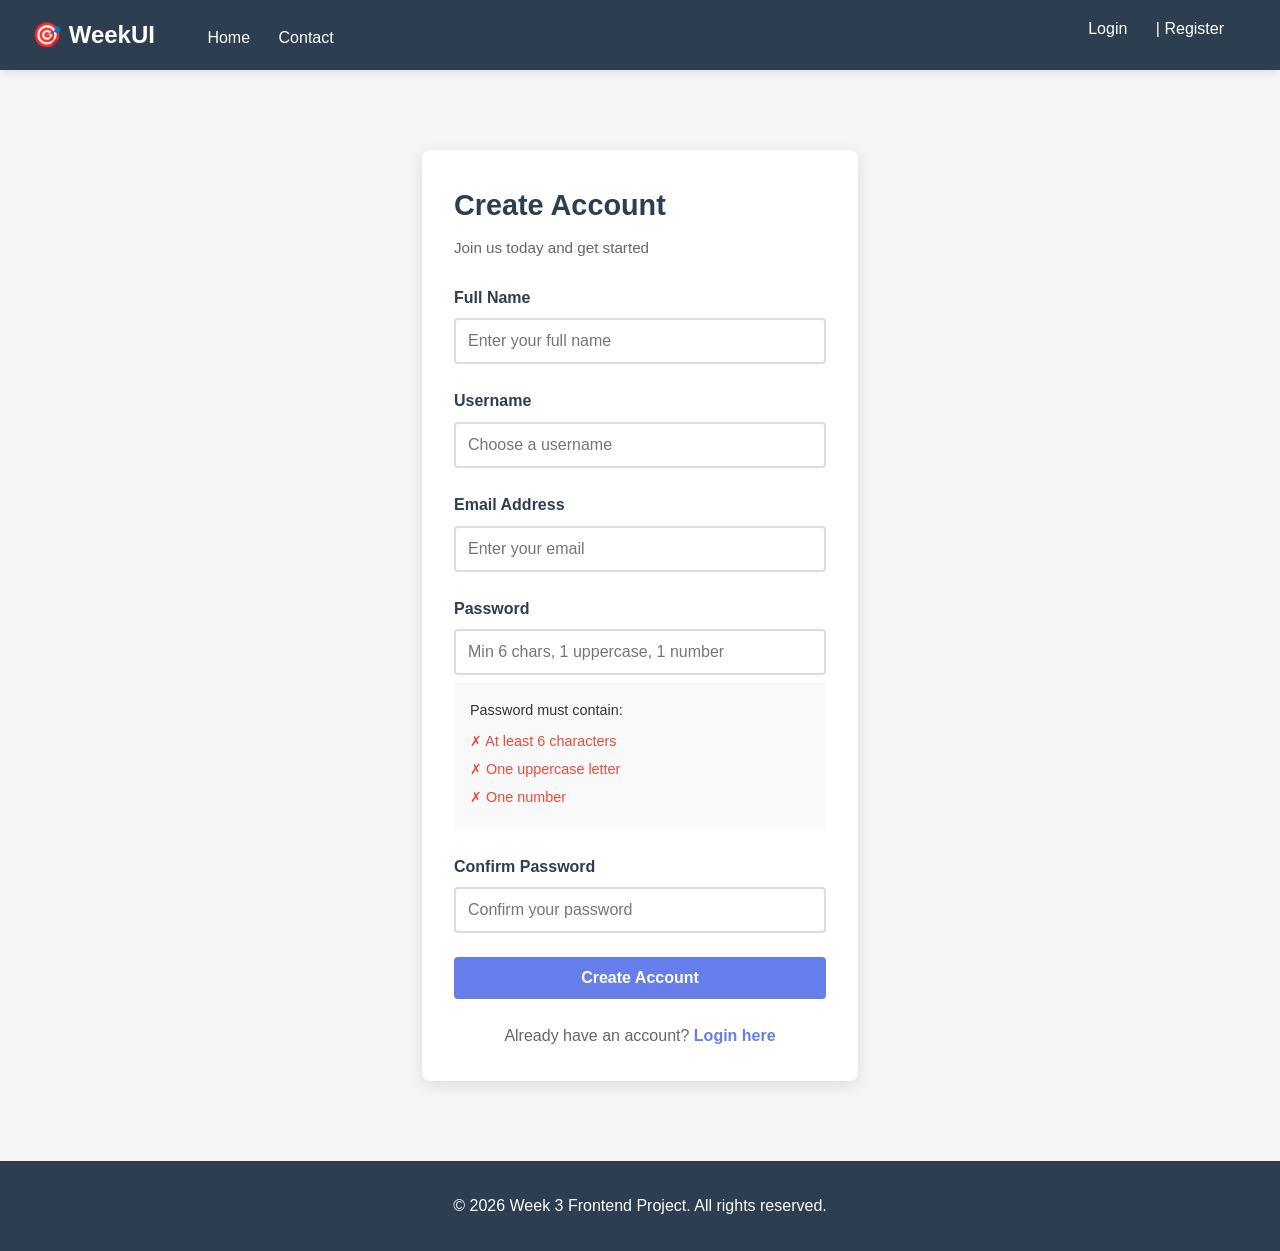
<file: week3/Day7/templates/register.html>
<!DOCTYPE html>
<html lang="en">
<head>
    <meta charset="UTF-8">
    <meta name="viewport" content="width=device-width, initial-scale=1.0">
    <title>Register - Week 3 Frontend Project</title>
    <style>
        * {
            margin: 0;
            padding: 0;
            box-sizing: border-box;
        }

        body {
            font-family: 'Segoe UI', Tahoma, Geneva, Verdana, sans-serif;
            line-height: 1.6;
            color: #333;
            background-color: #f5f5f5;
        }

        /* Navigation */
        nav {
            background-color: #2c3e50;
            color: white;
            padding: 1rem 2rem;
            position: sticky;
            top: 0;
            z-index: 1000;
            box-shadow: 0 2px 10px rgba(0, 0, 0, 0.1);
        }

        nav h1 {
            display: inline-block;
            font-size: 1.5rem;
            margin-right: 3rem;
        }

        nav a {
            color: white;
            text-decoration: none;
            margin-right: 1.5rem;
            transition: 0.3s;
            display: inline-block;
        }

        nav a:hover {
            color: #667eea;
        }

        .nav-right {
            float: right;
        }

        /* Container */
        .container {
            max-width: 500px;
            margin: 3rem auto;
            padding: 2rem;
        }

        .form-card {
            background: white;
            padding: 2rem;
            border-radius: 8px;
            box-shadow: 0 4px 15px rgba(0, 0, 0, 0.1);
        }

        .form-card h2 {
            color: #2c3e50;
            margin-bottom: 0.5rem;
            font-size: 1.8rem;
        }

        .form-subtitle {
            color: #666;
            margin-bottom: 1.5rem;
            font-size: 0.95rem;
        }

        .form-group {
            margin-bottom: 1.5rem;
        }

        label {
            display: block;
            font-weight: 600;
            margin-bottom: 0.5rem;
            color: #2c3e50;
        }

        input {
            width: 100%;
            padding: 0.75rem;
            border: 2px solid #ddd;
            border-radius: 4px;
            font-size: 1rem;
            transition: 0.3s;
            font-family: inherit;
        }

        input:focus {
            outline: none;
            border-color: #667eea;
            box-shadow: 0 0 10px rgba(102, 126, 234, 0.2);
        }

        .error-msg {
            color: #e74c3c;
            font-size: 0.85rem;
            margin-top: 0.3rem;
            display: none;
        }

        .error-msg.show {
            display: block;
        }

        .btn {
            width: 100%;
            padding: 0.75rem;
            background-color: #667eea;
            color: white;
            border: none;
            border-radius: 4px;
            cursor: pointer;
            font-size: 1rem;
            font-weight: bold;
            transition: 0.3s;
        }

        .btn:hover {
            background-color: #764ba2;
            transform: translateY(-2px);
        }

        .auth-footer {
            text-align: center;
            margin-top: 1.5rem;
            color: #666;
        }

        .auth-footer a {
            color: #667eea;
            text-decoration: none;
            font-weight: 600;
        }

        .auth-footer a:hover {
            color: #764ba2;
        }

        .success-msg {
            background-color: #d5f4e6;
            color: #27ae60;
            padding: 1rem;
            border-radius: 4px;
            margin-bottom: 1rem;
            display: none;
            text-align: center;
        }

        .success-msg.show {
            display: block;
        }

        /* Footer */
        footer {
            background-color: #2c3e50;
            color: white;
            text-align: center;
            padding: 2rem;
            margin-top: 3rem;
        }

        .password-requirements {
            background-color: #f9f9f9;
            padding: 1rem;
            border-radius: 4px;
            margin-top: 0.5rem;
            font-size: 0.9rem;
        }

        .password-requirements ul {
            list-style: none;
            margin-top: 0.5rem;
        }

        .password-requirements li {
            margin: 0.3rem 0;
            color: #e74c3c;
        }

        .password-requirements li.valid {
            color: #27ae60;
        }
    </style>
</head>
<body>
    <!-- Navigation -->
    <nav>
        <h1>🎯 WeekUI</h1>
        <a href="/">Home</a>
        <a href="/contact">Contact</a>
        <div class="nav-right">
            <a href="/login">Login</a> |
            <a href="/register">Register</a>
        </div>
    </nav>

    <!-- Registration Form -->
    <div class="container">
        <div class="form-card">
            <h2>Create Account</h2>
            <p class="form-subtitle">Join us today and get started</p>

            <div class="success-msg" id="successMsg"></div>

            <form id="registerForm">
                <div class="form-group">
                    <label for="full_name">Full Name</label>
                    <input type="text" id="full_name" name="full_name" placeholder="Enter your full name" required>
                    <div class="error-msg" id="full_name_error"></div>
                </div>

                <div class="form-group">
                    <label for="username">Username</label>
                    <input type="text" id="username" name="username" placeholder="Choose a username" required>
                    <div class="error-msg" id="username_error"></div>
                </div>

                <div class="form-group">
                    <label for="email">Email Address</label>
                    <input type="email" id="email" name="email" placeholder="Enter your email" required>
                    <div class="error-msg" id="email_error"></div>
                </div>

                <div class="form-group">
                    <label for="password">Password</label>
                    <input type="password" id="password" name="password" placeholder="Min 6 chars, 1 uppercase, 1 number" required>
                    <div class="error-msg" id="password_error"></div>
                    <div class="password-requirements">
                        <p>Password must contain:</p>
                        <ul>
                            <li id="req-length">✗ At least 6 characters</li>
                            <li id="req-uppercase">✗ One uppercase letter</li>
                            <li id="req-number">✗ One number</li>
                        </ul>
                    </div>
                </div>

                <div class="form-group">
                    <label for="confirm_password">Confirm Password</label>
                    <input type="password" id="confirm_password" name="confirm_password" placeholder="Confirm your password" required>
                    <div class="error-msg" id="confirm_password_error"></div>
                </div>

                <button type="submit" class="btn">Create Account</button>
            </form>

            <p class="auth-footer">
                Already have an account? <a href="/login">Login here</a>
            </p>
        </div>
    </div>

    <!-- Footer -->
    <footer>
        <p>&copy; 2026 Week 3 Frontend Project. All rights reserved.</p>
    </footer>

    <script>
        // Real-time password validation
        const passwordInput = document.getElementById('password');
        
        passwordInput.addEventListener('input', function() {
            const pwd = this.value;
            
            // Check length
            const lengthReq = document.getElementById('req-length');
            if (pwd.length >= 6) {
                lengthReq.textContent = '✓ At least 6 characters';
                lengthReq.classList.add('valid');
            } else {
                lengthReq.textContent = '✗ At least 6 characters';
                lengthReq.classList.remove('valid');
            }
            
            // Check uppercase
            const uppercaseReq = document.getElementById('req-uppercase');
            if (/[A-Z]/.test(pwd)) {
                uppercaseReq.textContent = '✓ One uppercase letter';
                uppercaseReq.classList.add('valid');
            } else {
                uppercaseReq.textContent = '✗ One uppercase letter';
                uppercaseReq.classList.remove('valid');
            }
            
            // Check number
            const numberReq = document.getElementById('req-number');
            if (/[0-9]/.test(pwd)) {
                numberReq.textContent = '✓ One number';
                numberReq.classList.add('valid');
            } else {
                numberReq.textContent = '✗ One number';
                numberReq.classList.remove('valid');
            }
        });

        // Form submission
        const registerForm = document.getElementById('registerForm');
        registerForm.addEventListener('submit', async function(e) {
            e.preventDefault();
            
            // Clear previous messages
            document.querySelectorAll('.error-msg').forEach(el => {
                el.textContent = '';
                el.classList.remove('show');
            });

            const formData = {
                full_name: document.getElementById('full_name').value,
                username: document.getElementById('username').value,
                email: document.getElementById('email').value,
                password: document.getElementById('password').value,
                confirm_password: document.getElementById('confirm_password').value
            };

            try {
                const response = await fetch('/register', {
                    method: 'POST',
                    headers: {
                        'Content-Type': 'application/json',
                    },
                    body: JSON.stringify(formData)
                });

                const data = await response.json();

                if (data.success) {
                    document.getElementById('successMsg').textContent = '✓ ' + data.message;
                    document.getElementById('successMsg').classList.add('show');
                    registerForm.reset();
                    
                    setTimeout(() => {
                        window.location.href = '/login';
                    }, 2000);
                } else if (data.errors) {
                    for (const [field, error] of Object.entries(data.errors)) {
                        const errorElement = document.getElementById(field + '_error');
                        if (errorElement) {
                            errorElement.textContent = '✗ ' + error;
                            errorElement.classList.add('show');
                        }
                    }
                }
            } catch (error) {
                console.error('Error:', error);
                alert('An error occurred. Please try again.');
            }
        });
    </script>
</body>
</html>
</file>
<file: week3/Day3/style.css>
body {
    background-color: blueviolet;
    font-family: Arial, Helvetica, sans-serif;
}
h1 {
    color: white;
    text-align: center;
}
p {
    color: pink;
    font-size: 20px;
    text-align: center;
}
.box
{
    width: 200px;
    height: 200px;
    background-color: white;
    margin: 0 auto;
    border: 2px solid black;
    padding: 20px;
}
button
{
    padding: 10px 20px;
    background-color: white;
    color: blue;
    border: 2px solid black;
    cursor: pointer;
}
button:hover
{
    background-color: black;
    color: white;
}
</file>
<file: week3/Day6/style.css>
/* ===== JAVASCRIPT BASICS - STYLING ===== */

* {
    margin: 0;
    padding: 0;
    box-sizing: border-box;
}

body {
    font-family: 'Segoe UI', Tahoma, Geneva, Verdana, sans-serif;
    line-height: 1.6;
    color: #333;
    background: linear-gradient(135deg, #667eea 0%, #764ba2 100%);
    min-height: 100vh;
    padding: 2rem 0;
}

.container {
    max-width: 900px;
    margin: 0 auto;
    padding: 0 1rem;
}

/* ===== HEADER ===== */
.header {
    text-align: center;
    color: white;
    margin-bottom: 2rem;
    padding: 2rem;
    background-color: rgba(0, 0, 0, 0.2);
    border-radius: 10px;
}

.header h1 {
    font-size: 2.5rem;
    margin-bottom: 0.5rem;
}

.header p {
    font-size: 1.1rem;
    opacity: 0.9;
}

/* ===== SECTIONS ===== */
.section {
    background-color: white;
    border-radius: 10px;
    padding: 2rem;
    margin-bottom: 2rem;
    box-shadow: 0 5px 20px rgba(0, 0, 0, 0.2);
    animation: slideIn 0.5s ease-out;
}

@keyframes slideIn {
    from {
        opacity: 0;
        transform: translateY(20px);
    }
    to {
        opacity: 1;
        transform: translateY(0);
    }
}

.section h2 {
    color: #2c3e50;
    margin-bottom: 1rem;
    font-size: 1.8rem;
    border-bottom: 3px solid #667eea;
    padding-bottom: 0.5rem;
}

.section p {
    color: #666;
    margin-bottom: 1rem;
}

/* ===== BUTTONS ===== */
.btn {
    padding: 0.75rem 1.5rem;
    border: none;
    border-radius: 5px;
    cursor: pointer;
    font-size: 1rem;
    font-weight: bold;
    transition: all 0.3s ease;
    margin: 0.5rem;
}

.btn-alert {
    background-color: #3498db;
    color: white;
}

.btn-alert:hover {
    background-color: #2980b9;
    transform: translateY(-2px);
    box-shadow: 0 5px 15px rgba(52, 152, 219, 0.4);
}

.btn-change {
    background-color: #2ecc71;
    color: white;
}

.btn-change:hover {
    background-color: #27ae60;
    transform: translateY(-2px);
    box-shadow: 0 5px 15px rgba(46, 204, 113, 0.4);
}

.btn-reset {
    background-color: #95a5a6;
    color: white;
}

.btn-reset:hover {
    background-color: #7f8c8d;
    transform: translateY(-2px);
    box-shadow: 0 5px 15px rgba(149, 165, 166, 0.4);
}

.btn-submit {
    background-color: #667eea;
    color: white;
    width: 100%;
}

.btn-submit:hover {
    background-color: #5568d3;
    transform: translateY(-2px);
    box-shadow: 0 5px 15px rgba(102, 126, 234, 0.4);
}

.btn-demo {
    background-color: #3498db;
    color: white;
    padding: 1rem 2rem;
    font-size: 1.2rem;
    border-radius: 10px;
    transition: all 0.3s ease;
    box-shadow: 0 4px 15px rgba(52, 152, 219, 0.4);
}

.btn-demo:hover {
    transform: translateY(-3px);
    box-shadow: 0 6px 20px rgba(52, 152, 219, 0.6);
}

.btn-demo:active {
    transform: scale(0.98);
}

/* ===== TEXT CHANGE SECTION ===== */
.text-change-section #changeText {
    font-size: 1.3rem;
    padding: 1rem;
    background-color: #ecf0f1;
    border-radius: 5px;
    margin-bottom: 1rem;
    transition: all 0.3s ease;
    min-height: 50px;
    display: flex;
    align-items: center;
    justify-content: center;
}

/* ===== FORM SECTION ===== */
.form-section {
    background-color: white;
}

.form-group {
    margin-bottom: 1.5rem;
}

.form-group label {
    display: block;
    margin-bottom: 0.5rem;
    font-weight: bold;
    color: #2c3e50;
}

.form-group input,
.form-group textarea {
    width: 100%;
    padding: 0.75rem;
    border: 2px solid #bdc3c7;
    border-radius: 5px;
    font-size: 1rem;
    transition: all 0.3s ease;
    font-family: inherit;
}

.form-group input:focus,
.form-group textarea:focus {
    outline: none;
    border-color: #667eea;
    box-shadow: 0 0 10px rgba(102, 126, 234, 0.3);
    background-color: #f8f9ff;
}

.form-group.checkbox {
    display: flex;
    align-items: center;
    gap: 0.5rem;
}

.form-group.checkbox input {
    width: auto;
    margin: 0;
}

.form-group.checkbox label {
    margin: 0;
}

.error-msg {
    color: #e74c3c;
    font-size: 0.9rem;
    margin-top: 0.5rem;
    display: none;
    font-weight: bold;
}

.success-msg {
    background-color: #d5f4e6;
    color: #27ae60;
    padding: 1rem;
    border-radius: 5px;
    margin-top: 1rem;
    display: none;
    font-weight: bold;
    border-left: 4px solid #27ae60;
}

/* ===== CALCULATOR SECTION ===== */
.calculator {
    background-color: #2c3e50;
    border-radius: 10px;
    padding: 1rem;
    margin-bottom: 1.5rem;
}

.display {
    margin-bottom: 1rem;
}

.display input {
    width: 100%;
    padding: 1.5rem;
    font-size: 1.5rem;
    border: none;
    border-radius: 5px;
    background-color: #34495e;
    color: white;
    text-align: right;
    font-weight: bold;
}

.display input::placeholder {
    color: #95a5a6;
}

.calculator-grid {
    display: grid;
    grid-template-columns: repeat(4, 1fr);
    gap: 0.5rem;
}

.calc-btn {
    padding: 1.2rem;
    border: none;
    border-radius: 5px;
    cursor: pointer;
    font-size: 1.2rem;
    font-weight: bold;
    transition: all 0.2s ease;
}

.calc-number {
    background-color: #3498db;
    color: white;
}

.calc-number:hover {
    background-color: #2980b9;
    transform: scale(1.05);
}

.calc-number:active {
    transform: scale(0.95);
}

.calc-operator {
    background-color: #e74c3c;
    color: white;
}

.calc-operator:hover {
    background-color: #c0392b;
    transform: scale(1.05);
}

.calc-operator:active {
    transform: scale(0.95);
}

.calc-equals {
    background-color: #2ecc71;
    color: white;
    font-size: 1.5rem;
}

.calc-equals:hover {
    background-color: #27ae60;
    transform: scale(1.05);
}

.calc-equals:active {
    transform: scale(0.95);
}

.calc-clear {
    background-color: #f39c12;
    color: white;
}

.calc-clear:hover {
    background-color: #d68910;
    transform: scale(1.05);
}

.calc-clear:active {
    transform: scale(0.95);
}

.calc-delete {
    background-color: #9b59b6;
    color: white;
}

.calc-delete:hover {
    background-color: #8e44ad;
    transform: scale(1.05);
}

.calc-delete:active {
    transform: scale(0.95);
}

.calc-decimal {
    background-color: #1abc9c;
    color: white;
}

.calc-decimal:hover {
    background-color: #16a085;
    transform: scale(1.05);
}

.calc-decimal:active {
    transform: scale(0.95);
}

.calc-history {
    background-color: #ecf0f1;
    padding: 1rem;
    border-radius: 5px;
    font-size: 0.9rem;
    line-height: 1.8;
}

.history-item {
    color: #2c3e50;
    padding: 0.3rem 0;
}

/* ===== DEMO SECTION ===== */
.demo-section {
    text-align: center;
}

.demo-section .btn-demo {
    display: inline-block;
}

#demoMessage {
    font-size: 1.2rem;
    font-weight: bold;
    color: #667eea;
    margin-top: 1rem;
    min-height: 30px;
    animation: fadeIn 0.5s ease;
}

@keyframes fadeIn {
    from {
        opacity: 0;
    }
    to {
        opacity: 1;
    }
}

/* ===== FOOTER ===== */
.footer {
    text-align: center;
    color: white;
    padding: 2rem;
    background-color: rgba(0, 0, 0, 0.2);
    border-radius: 10px;
    margin-top: 2rem;
}

/* ===== RESPONSIVE DESIGN ===== */
@media (max-width: 768px) {
    .header h1 {
        font-size: 1.8rem;
    }

    .section {
        padding: 1.5rem;
    }

    .section h2 {
        font-size: 1.3rem;
    }

    .btn {
        padding: 0.6rem 1rem;
        font-size: 0.9rem;
        width: 100%;
        margin: 0.5rem 0;
    }

    .calculator-grid {
        grid-template-columns: repeat(4, 1fr);
    }

    .calc-btn {
        padding: 1rem;
        font-size: 1rem;
    }

    .display input {
        font-size: 1.2rem;
        padding: 1rem;
    }
}

/* ===== PRINT STYLES ===== */
@media print {
    body {
        background: white;
    }

    .section {
        page-break-inside: avoid;
    }
}
</file>
<file: week3/Day5/style.css>
/* ===== RESPONSIVE DESIGN - PERCENTAGE WIDTH & MEDIA QUERIES ===== */

* {
    margin: 0;
    padding: 0;
    box-sizing: border-box;
}

/* ===== BASE STYLES (MOBILE FIRST) ===== */
body {
    font-family: 'Segoe UI', Tahoma, Geneva, Verdana, sans-serif;
    line-height: 1.6;
    color: #333;
    background-color: #f5f5f5;
}

/* ===== HEADER & NAVIGATION (100% width) ===== */
.header {
    width: 100%;
    background-color: #2c3e50;
    color: white;
    padding: 1rem 0;
    position: sticky;
    top: 0;
    z-index: 1000;
}

.navbar {
    width: 90%;
    margin: 0 auto;
    display: flex;
    justify-content: space-between;
    align-items: center;
}

.nav-logo {
    font-size: 1.5rem;
    font-weight: bold;
}

/* Hamburger Menu */
.hamburger {
    display: block;
    background: none;
    border: none;
    color: white;
    font-size: 1.5rem;
    cursor: pointer;
}

/* Navigation Menu - Hidden on Mobile */
.nav-menu {
    list-style: none;
    display: none;
    position: absolute;
    top: 100%;
    left: 0;
    width: 100%;
    background-color: #2c3e50;
    flex-direction: column;
}

.nav-menu.active {
    display: flex;
}

.nav-menu li {
    width: 100%;
    border-bottom: 1px solid #34495e;
    padding: 1rem 5%;
}

.nav-menu a {
    color: white;
    text-decoration: none;
    display: block;
    transition: 0.3s;
}

.nav-menu a:hover {
    color: #3498db;
}

/* ===== HERO SECTION (100% width) ===== */
.hero {
    width: 100%;
    background: linear-gradient(135deg, #667eea 0%, #764ba2 100%);
    color: white;
    padding: 3rem 5%;
    text-align: center;
}

.hero-content h1 {
    font-size: 2rem;
    margin-bottom: 1rem;
}

.hero-content p {
    font-size: 1rem;
    margin-bottom: 1.5rem;
}

.cta-btn {
    background-color: white;
    color: #667eea;
    padding: 0.75rem 1.5rem;
    border: none;
    border-radius: 5px;
    cursor: pointer;
    font-size: 1rem;
    font-weight: bold;
    transition: 0.3s;
}

.cta-btn:hover {
    transform: scale(1.05);
    background-color: #f0f0f0;
}

/* ===== ABOUT SECTION (95% width) ===== */
.about {
    width: 95%;
    margin: 2rem auto;
    padding: 2rem 5%;
    background-color: white;
    border-radius: 8px;
    box-shadow: 0 2px 8px rgba(0, 0, 0, 0.1);
}

.about h2 {
    font-size: 1.8rem;
    margin-bottom: 1rem;
    color: #2c3e50;
}

.about-content p {
    font-size: 1rem;
    color: #555;
    line-height: 1.8;
}

/* ===== FEATURES SECTION (95% width) ===== */
.features {
    width: 95%;
    margin: 2rem auto;
    padding: 2rem 5%;
    background-color: white;
    border-radius: 8px;
    box-shadow: 0 2px 8px rgba(0, 0, 0, 0.1);
}

.features h2 {
    font-size: 1.8rem;
    margin-bottom: 2rem;
    text-align: center;
    color: #2c3e50;
}

/* Features Grid - 100% width on mobile, becomes 2 columns on tablet */
.features-grid {
    width: 100%;
    display: grid;
    grid-template-columns: 100%;
    gap: 1.5rem;
}

.feature-card {
    width: 100%;
    background-color: #ecf0f1;
    padding: 2rem 5%;
    border-radius: 8px;
    text-align: center;
    transition: 0.3s;
}

.feature-card:hover {
    transform: translateY(-5px);
    box-shadow: 0 4px 12px rgba(0, 0, 0, 0.15);
}

.feature-icon {
    font-size: 2.5rem;
    margin-bottom: 1rem;
}

.feature-card h3 {
    font-size: 1.2rem;
    margin-bottom: 0.5rem;
    color: #667eea;
}

.feature-card p {
    font-size: 0.95rem;
    color: #666;
}

/* ===== CONTENT SECTION (90% width) ===== */
.content-section {
    width: 90%;
    margin: 2rem auto;
    padding: 2rem 5%;
    background-color: white;
    border-radius: 8px;
    box-shadow: 0 2px 8px rgba(0, 0, 0, 0.1);
}

.container {
    display: grid;
    grid-template-columns: 100%;
    gap: 2rem;
    width: 100%;
}

.main-content {
    width: 100%;
}

.main-content h2 {
    font-size: 1.6rem;
    margin-bottom: 1rem;
    color: #2c3e50;
}

.main-content h3 {
    font-size: 1.2rem;
    margin: 1.5rem 0 0.5rem 0;
    color: #667eea;
}

.main-content ul {
    list-style-position: inside;
    margin: 1rem 0;
    font-size: 0.95rem;
}

.main-content li {
    margin: 0.5rem 0;
    color: #555;
}

.sidebar {
    width: 100%;
    background-color: #ecf0f1;
    padding: 1.5rem 5%;
    border-radius: 8px;
}

.sidebar h3 {
    font-size: 1.2rem;
    margin-bottom: 1rem;
    color: #667eea;
}

.sidebar ul {
    list-style-position: inside;
    font-size: 0.95rem;
}

.sidebar li {
    margin: 0.5rem 0;
    color: #555;
}

/* ===== BREAKPOINTS SECTION (95% width) ===== */
.breakpoints {
    width: 95%;
    margin: 2rem auto;
    padding: 2rem 5%;
    background-color: white;
    border-radius: 8px;
    box-shadow: 0 2px 8px rgba(0, 0, 0, 0.1);
}

.breakpoints h2 {
    font-size: 1.8rem;
    margin-bottom: 2rem;
    text-align: center;
    color: #2c3e50;
}

.breakpoints-grid {
    width: 100%;
    display: grid;
    grid-template-columns: 100%;
    gap: 1.5rem;
}

.breakpoint-card {
    width: 100%;
    background-color: #f8f9fa;
    padding: 1.5rem 5%;
    border: 2px solid #667eea;
    border-radius: 8px;
}

.breakpoint-card h3 {
    font-size: 1.3rem;
    margin-bottom: 0.5rem;
    color: #667eea;
}

.breakpoint-card p {
    margin: 0.5rem 0;
    color: #555;
    font-size: 0.95rem;
}

/* ===== CONTACT SECTION (90% width) ===== */
.contact {
    width: 90%;
    margin: 2rem auto;
    padding: 2rem 5%;
    background-color: white;
    border-radius: 8px;
    box-shadow: 0 2px 8px rgba(0, 0, 0, 0.1);
}

.contact h2 {
    font-size: 1.8rem;
    margin-bottom: 2rem;
    text-align: center;
    color: #2c3e50;
}

.contact-form {
    width: 100%;
}

.form-group {
    margin-bottom: 1.5rem;
    width: 100%;
}

.form-group label {
    display: block;
    margin-bottom: 0.5rem;
    font-weight: bold;
    color: #2c3e50;
    font-size: 0.95rem;
}

.form-group input,
.form-group textarea {
    width: 100%;
    padding: 0.75rem;
    border: 1px solid #bdc3c7;
    border-radius: 4px;
    font-size: 1rem;
    font-family: inherit;
}

.form-group input:focus,
.form-group textarea:focus {
    outline: none;
    border-color: #667eea;
    box-shadow: 0 0 5px rgba(102, 126, 234, 0.3);
}

.submit-btn {
    width: 100%;
    background-color: #667eea;
    color: white;
    padding: 0.75rem;
    border: none;
    border-radius: 4px;
    cursor: pointer;
    font-size: 1rem;
    font-weight: bold;
    transition: 0.3s;
}

.submit-btn:hover {
    background-color: #764ba2;
}

/* ===== FOOTER (100% width) ===== */
.footer {
    width: 100%;
    background-color: #2c3e50;
    color: white;
    text-align: center;
    padding: 2rem 5%;
    margin-top: 2rem;
    font-size: 0.9rem;
}

.footer p {
    margin: 0.5rem 0;
}

/* ============================================
   MEDIA QUERY 1: TABLET (Min-width: 768px)
   ============================================ */
@media (min-width: 768px) {
    /* Navigation - Show horizontal menu, hide hamburger */
    .hamburger {
        display: none;
    }

    .nav-menu {
        display: flex !important;
        position: static;
        width: auto;
        flex-direction: row;
        background-color: transparent;
    }

    .nav-menu li {
        width: auto;
        border-bottom: none;
        padding: 0 1.5rem;
    }

    /* Hero Section - Larger font sizes */
    .hero-content h1 {
        font-size: 2.5rem;
    }

    .hero-content p {
        font-size: 1.1rem;
    }

    /* Features Grid - 2 columns */
    .features-grid {
        grid-template-columns: repeat(2, 1fr);
        gap: 2rem;
    }

    .feature-card {
        width: 100%;
    }

    /* Content Section - Main + Sidebar side-by-side */
    .container {
        grid-template-columns: 70% 30%;
        gap: 2rem;
    }

    .main-content {
        width: 100%;
    }

    .sidebar {
        width: 100%;
    }

    /* Breakpoints Grid - 3 columns */
    .breakpoints-grid {
        grid-template-columns: repeat(3, 1fr);
        gap: 1.5rem;
    }

    .breakpoint-card {
        width: 100%;
    }

    /* Width adjustments for tablet */
    .navbar {
        width: 95%;
    }

    .about {
        width: 95%;
    }

    .features {
        width: 95%;
    }

    .content-section {
        width: 95%;
    }

    .breakpoints {
        width: 95%;
    }

    .contact {
        width: 95%;
    }
}

/* ============================================
   MEDIA QUERY 2: DESKTOP (Min-width: 1024px)
   ============================================ */
@media (min-width: 1024px) {
    /* Hero Section - Even larger */
    .hero {
        padding: 4rem 10%;
    }

    .hero-content h1 {
        font-size: 3rem;
    }

    .hero-content p {
        font-size: 1.2rem;
    }

    /* Features Grid - 4 columns */
    .features-grid {
        grid-template-columns: repeat(4, 1fr);
        gap: 2rem;
    }

    /* Width adjustments to 90% for desktop */
    .navbar {
        width: 90%;
    }

    .about {
        width: 90%;
        padding: 2.5rem 5%;
    }

    .features {
        width: 90%;
        padding: 2.5rem 5%;
    }

    .content-section {
        width: 90%;
        padding: 2.5rem 5%;
    }

    .breakpoints {
        width: 90%;
        padding: 2.5rem 5%;
    }

    .contact {
        width: 90%;
        padding: 2.5rem 5%;
    }

    .footer {
        padding: 2.5rem 5%;
    }

    /* Container max-width for large screens */
    .container {
        max-width: 1200px;
    }
}

/* ============================================
   MEDIA QUERY 3: LARGE DESKTOP (Min-width: 1440px)
   ============================================ */
@media (min-width: 1440px) {
    /* Max-width constraints */
    .navbar {
        max-width: 1400px;
    }

    .about {
        max-width: 1400px;
    }

    .features {
        max-width: 1400px;
    }

    .content-section {
        max-width: 1400px;
    }

    .breakpoints {
        max-width: 1400px;
    }

    .contact {
        max-width: 1400px;
    }

    /* Padding optimization */
    .hero {
        padding: 5rem 10%;
    }
}

/* ============================================
   PERCENTAGE WIDTH SUMMARY:
   ============================================
   100% - Full width elements (header, footer, hero)
   95%  - Main content sections with margins
   90%  - Content containers with more padding
   70% / 30% - Main content + sidebar ratio on tablet/desktop
   100% -> 2 columns -> 4 columns - Feature grid progression
   5%   - Padding/margins for spacing
   ============================================ */
</file>
